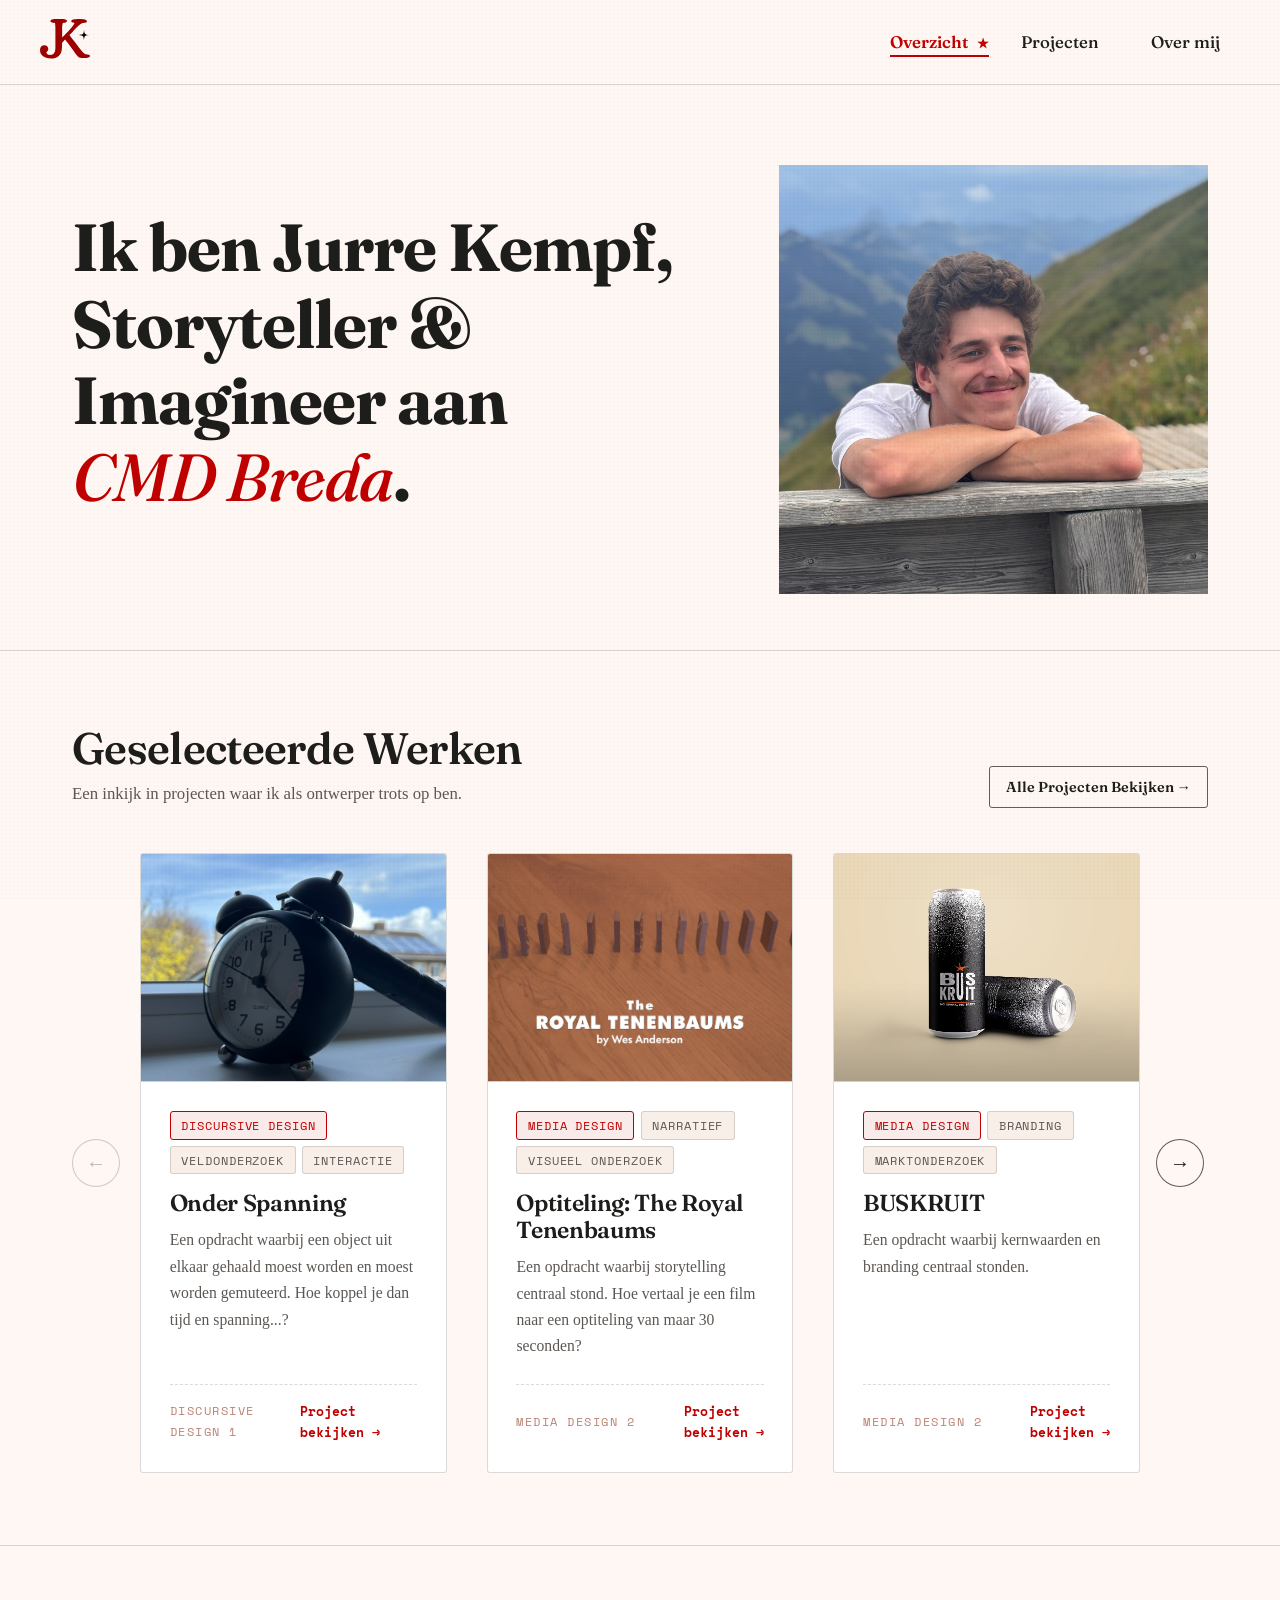
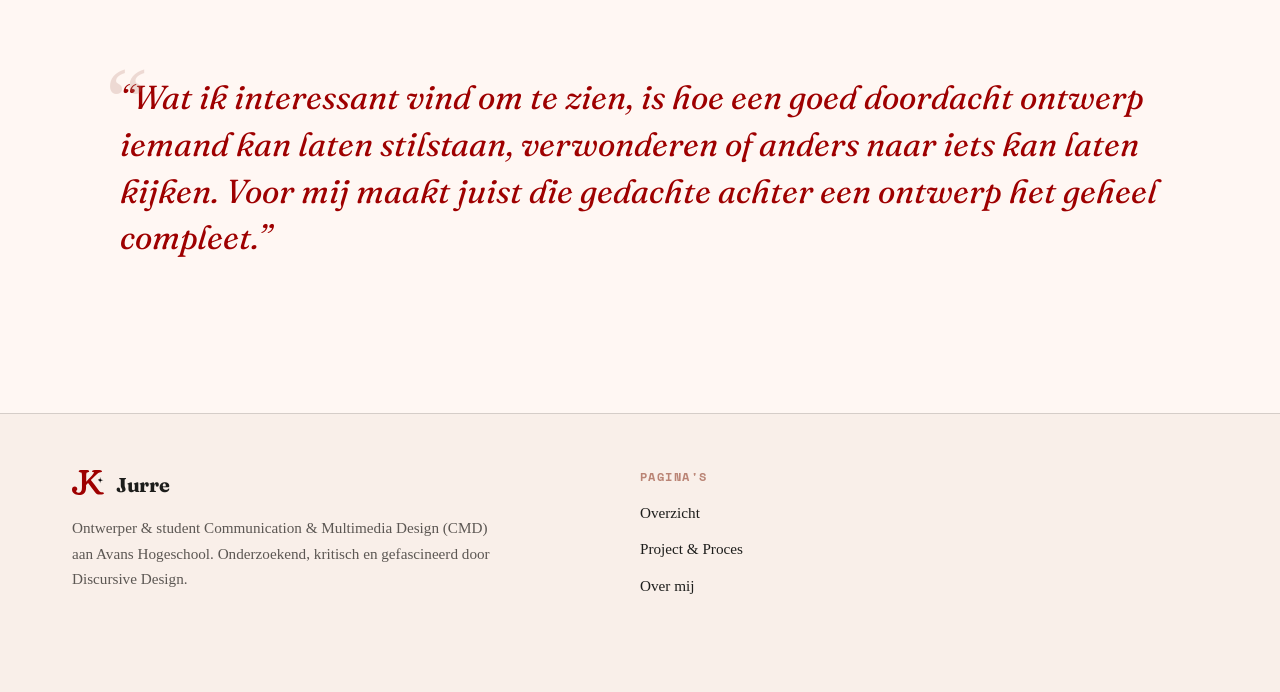
<file: index.html>
<!DOCTYPE html>
<html lang="nl">
<head>
  <meta charset="UTF-8">
  <meta name="viewport" content="width=device-width, initial-scale=1.0">
  <title>Portfolio van Jurre Kempf</title>
  <meta name="description" content="Portfolio van Jurre, student Communication &amp; Multimedia Design (CMD) aan Avans Hogeschool. Focus op Discursive Design, onderzoek en conceptontwikkeling.">
  <link rel="stylesheet" href="css/style.css">
  <link rel="icon" type="image/svg+xml" href="img/Logo.svg">
</head>
<body>

  <!-- Site Header -->
  <header class="site-header">
    <div class="container header-inner">
      <a href="index.html" class="logo-link" title="Jurre — Home">
        <img src="img/Logo.svg" alt="Jurre Monogram Logo" width="44" height="40">
      </a>

      <button class="menu-toggle" aria-expanded="false" aria-label="Menu openen">Menu</button>

      <nav class="main-nav" aria-label="Hoofdnavigatie">
        <ul class="nav-list">
          <li><a href="index.html" class="nav-link">Overzicht <span class="nav-star">★</span></a></li>
          <li><a href="werk.html" class="nav-link">Projecten <span class="nav-star">★</span></a></li>
          <li><a href="over-mij.html" class="nav-link">Over mij <span class="nav-star">★</span></a></li>
        </ul>
      </nav>
    </div>
  </header>

  <main>
    <!-- Hero Section -->
    <section class="hero">
  <div class="container">
    
    <div class="hero-layout">

      <div class="hero-content">
        <h1 class="hero-title">
          Ik ben Jurre Kempf, Storyteller &amp; Imagineer aan<br> <span class="highlight-red">CMD Breda</span>.
        </h1>

        <p class="hero-description">
        </p>

        <!-- <div class="hero-actions">
          <a href="werk.html" class="btn btn-primary">
            Bekijk mijn werken →
          </a>
          <a href="over-mij.html" class="btn btn-outline">
            Lees meer over mij
          </a>
        </div> -->
      </div>

      <div class="hero-image">
        <img src="img/Ontwerpersfoto.JPG" alt="Foto van Jurre">
      </div>

    </div>

  </div>
</section>

    <!-- Uitgelicht Werk / Projectenoverzicht -->
    <section class="section" id="werk">
      <div class="container">
        <div class="section-header">
          <div class="section-title-wrap">
            <h2 class="section-title">Geselecteerde Werken</h2>
            <p class="section-intro">Een inkijk in projecten waar ik als ontwerper trots op ben.</p>
          </div>
          <a href="werk.html" class="btn btn-outline" style="padding: 0.5rem 1rem; font-size: 0.9rem;">
            Alle Projecten Bekijken →
          </a>
        </div>


        <div class="projects-carousel">

  <button class="carousel-arrow carousel-prev" aria-label="Vorige projecten" type="button">
    ←
  </button>

  <div class="projects-window">
    <div class="projects-grid">

      <!-- Project 1 -->
      <article class="project-card">
        <div class="card-image-wrap">
          <a href="wekker.html">
            <img src="img/werken/Wekker.jpeg" alt="Onder Spanning" loading="lazy">
          </a>
        </div>

        <div class="card-content">
          <div class="card-tags">
            <span class="tag red">Discursive Design</span>
            <span class="tag">Veldonderzoek</span>
            <span class="tag">Interactie</span>
          </div>

          <h3 class="card-title">
            <a href="wekker.html">Onder Spanning</a>
          </h3>

          <p class="card-excerpt">
            Een opdracht waarbij een object uit elkaar gehaald moest worden en moest worden gemuteerd. Hoe koppel je dan tijd en spanning...?
          </p>

          <div class="card-footer">
            <span class="mono-meta" style="margin:0;">Discursive Design 1</span>
            <a href="wekker.html" class="card-link">Project bekijken →</a>
          </div>
        </div>
      </article>


      <!-- Project 2 -->
      <article class="project-card">
        <div class="card-image-wrap">
          <a href="optiteling.html">
            <img src="img/werken/Optiteling.jpg" alt="Optiteling The Royal Tenenbaums" loading="lazy">
          </a>
        </div>

        <div class="card-content">
          <div class="card-tags">
            <span class="tag red">Media Design</span>
            <span class="tag">Narratief</span>
            <span class="tag">Visueel onderzoek</span>
          </div>

          <h3 class="card-title">
            <a href="optiteling.html">Optiteling: The Royal Tenenbaums</a>
          </h3>

          <p class="card-excerpt">
            Een opdracht waarbij storytelling centraal stond. Hoe vertaal je een film naar een optiteling van maar 30 seconden?
          </p>

          <div class="card-footer">
            <span class="mono-meta" style="margin:0;">Media Design 2</span>
            <a href="optiteling.html" class="card-link">Project<br> bekijken →</a>
          </div>
        </div>
      </article>


      <!-- Project 3 -->
      <article class="project-card">
        <div class="card-image-wrap">
          <a href="buskruit.html">
            <img src="img/werken/Blikje mock-up.png" alt="BUSKRUIT" loading="lazy">
          </a>
        </div>

        <div class="card-content">
          <div class="card-tags">
            <span class="tag red">Media Design</span>
            <span class="tag">Branding</span>
            <span class="tag">Marktonderzoek</span>
          </div>

          <h3 class="card-title">
            <a href="buskruit.html">BUSKRUIT</a>
          </h3>

          <p class="card-excerpt">
            Een opdracht waarbij kernwaarden en branding centraal stonden.
          </p>

          <div class="card-footer">
            <span class="mono-meta" style="margin:0;">Media Design 2</span>
            <a href="buskruit.html" class="card-link">Project<br> bekijken →</a>
          </div>
        </div>
      </article>

      <article class="project-card">
        <div class="card-image-wrap">
          <a href="extrafazant.html">
            <img src="img/werken/Collectief5_presenteren2.jpeg" alt="Eindpresentatie Extrafazant" loading="lazy">
          </a>
        </div>

        <div class="card-content">
          <div class="card-tags">
            <span class="tag red">Collectief</span>
            <span class="tag">Campagne</span>
            <span class="tag">Verdieping</span>
          </div>

          <h3 class="card-title">
            <a href="extrafazant.html">Extrafazant</a>
          </h3>

          <p class="card-excerpt">
            Een opdracht waarbij een campagne ontwikkeld moest worden voor Veilig Thuis.
          </p>

          <div class="card-footer">
            <span class="mono-meta" style="margin:0;">Collectief 5</span>
            <a href="extrafazant.html" class="card-link">Project<br> bekijken →</a>
          </div>
        </div>
      </article>
    </div>
  </div>

  <button class="carousel-arrow carousel-next" aria-label="Volgende projecten" type="button">
    →
  </button>

</div>
      </div>
    </section>

    <!-- Discursive Quote Banner -->
    <section class="container">
      <div class="quote-banner">
        <blockquote>
          “Wat ik interessant vind om te zien, is hoe een goed doordacht ontwerp iemand kan laten stilstaan, verwonderen of anders naar iets kan laten kijken. Voor mij maakt juist die gedachte achter een ontwerp het geheel compleet.”
        </blockquote>
      </div>
    </section>
  </main>

  <!-- Site Footer -->
  <footer class="site-footer">
    <div class="container">
      <div class="footer-grid">
        <div class="footer-brand">
          <div style="display:flex; align-items:center; gap:0.75rem; margin-bottom:1rem;">
            <img src="img/Logo.svg" alt="Logo" width="32" height="30">
            <span class="font-display" style="font-size:1.25rem; font-weight:700;">Jurre</span>
          </div>
          <p>
            Ontwerper &amp; student Communication &amp; Multimedia Design (CMD) aan Avans Hogeschool. Onderzoekend, kritisch en gefascineerd door Discursive Design.
          </p>
        </div>

        <div>
          <h4 class="footer-nav-title">Pagina's</h4>
          <ul class="footer-links">
            <li><a href="index.html">Overzicht</a></li>
            <li><a href="werk.html">Project &amp; Proces</a></li>
            <li><a href="over-mij.html">Over mij</a></li>
          </ul>
        </div>
      </div>
    </div>
  </footer>

  <script src="js/main.js"></script>
</body>
</html>
</file>
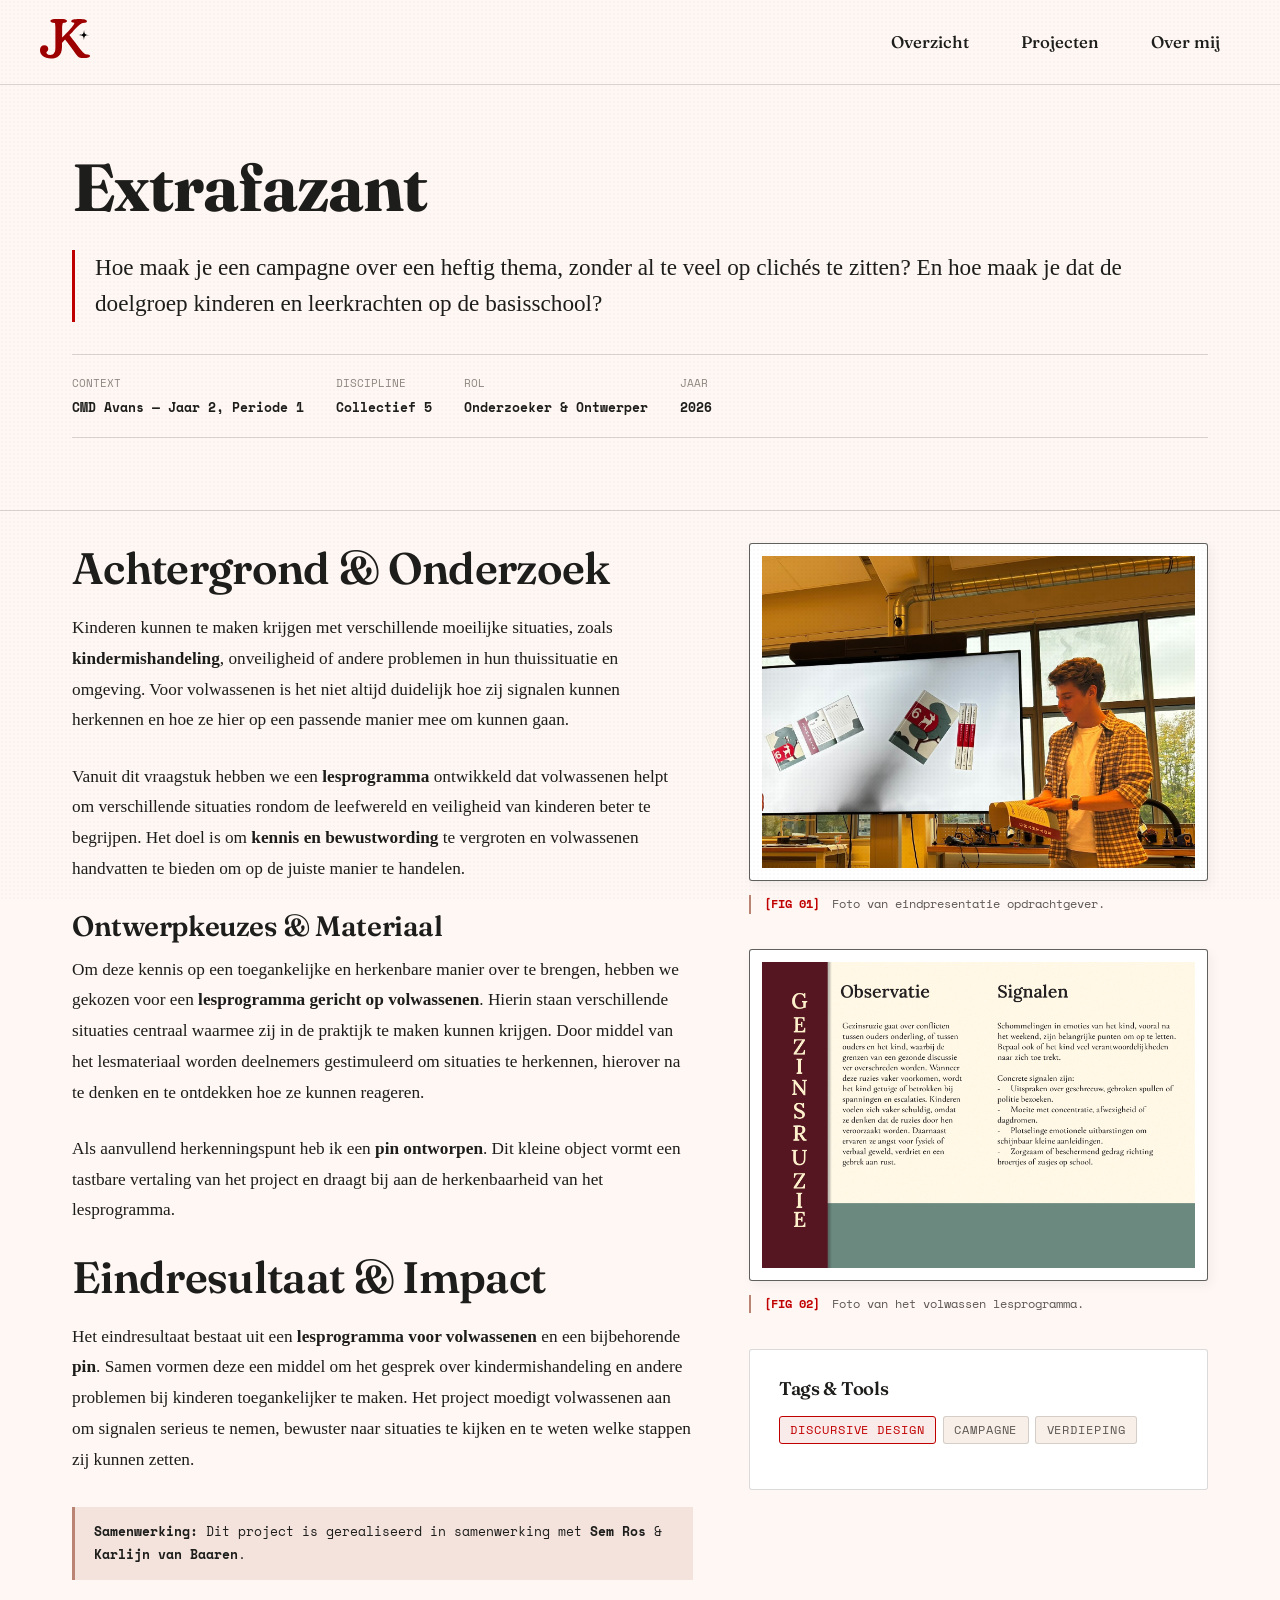
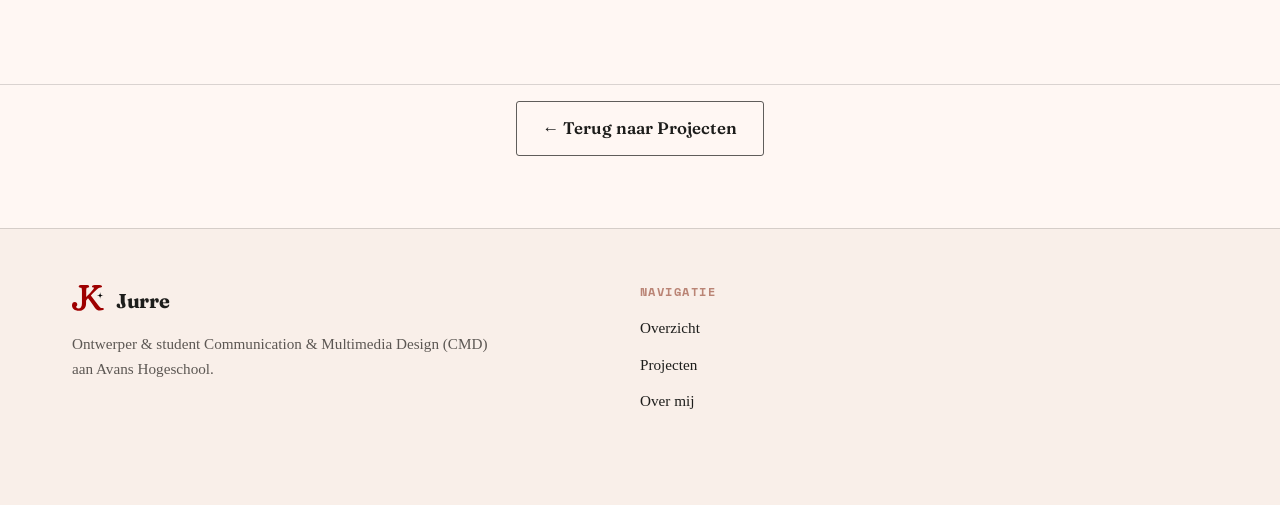
<file: extrafazant.html>
<!DOCTYPE html>
<html lang="nl">

<head>
  <meta charset="UTF-8">
  <meta name="viewport" content="width=device-width, initial-scale=1.0">
  <title>Extrafazant</title>
  <meta name="description" content="Onder Spanning door Jurre Kempf.">
  <link rel="stylesheet" href="css/style.css">
  <link rel="icon" type="image/svg+xml" href="img/Logo.svg">
</head>

<body>

  <!-- Site Header -->
  <header class="site-header">
    <div class="container header-inner">
      <a href="index.html" class="logo-link" title="Jurre — Home">
        <img src="img/Logo.svg" alt="Jurre Monogram Logo" width="44" height="40">
      </a>

      <button class="menu-toggle" aria-expanded="false" aria-label="Menu openen">Menu</button>

      <nav class="main-nav" aria-label="Hoofdnavigatie">
        <ul class="nav-list">
          <li><a href="index.html" class="nav-link">Overzicht <span class="nav-star">★</span></a></li>
          <li><a href="werk.html" class="nav-link active">Projecten <span class="nav-star">★</span></a></li>
          <li><a href="over-mij.html" class="nav-link">Over mij <span class="nav-star">★</span></a></li>
        </ul>
      </nav>
    </div>
  </header>

  <main>
    <!-- Project Header / Hero -->
    <section class="case-study-hero">
      <div class="container">
        <h1>Extrafazant</h1>

        <p class="lead">
          Hoe maak je een campagne over een heftig thema, zonder al te veel op clichés te zitten? En hoe maak je dat de doelgroep kinderen en leerkrachten op de basisschool?
        </p>

        <!-- Project Metadata Balk -->
        <div class="case-metadata-bar">
          <div class="meta-item">
            <span class="meta-label">Context</span>
            <span class="meta-value">CMD Avans — Jaar 2, Periode 1</span>
          </div>
          <div class="meta-item">
            <span class="meta-label">Discipline</span>
            <span class="meta-value">Collectief 5</span>
          </div>
          <div class="meta-item">
            <span class="meta-label">Rol</span>
            <span class="meta-value">Onderzoeker &amp; Ontwerper</span>
          </div>
          <div class="meta-item">
            <span class="meta-label">Jaar</span>
            <span class="meta-value">2026</span>
          </div>
        </div>
      </div>
    </section>

    <!-- Project Inhoud & Afbeeldingen -->
    <section class="section" style="padding-top: 2rem;">
      <div class="container">
        <div class="bio-layout">

          <!-- Linkerkolom: Uitgebreide tekst / Verslag -->
          <div class="bio-main-text">
            <h2>Achtergrond &amp; Onderzoek</h2>
            <p>
              Kinderen kunnen te maken krijgen met verschillende moeilijke situaties, zoals
              <strong>kindermishandeling</strong>, onveiligheid of andere problemen in hun
              thuissituatie en omgeving. Voor volwassenen is het niet altijd duidelijk hoe
              zij signalen kunnen herkennen en hoe ze hier op een passende manier mee om
              kunnen gaan.
            </p>

            <p>
              Vanuit dit vraagstuk hebben we een <strong>lesprogramma</strong> ontwikkeld
              dat volwassenen helpt om verschillende situaties rondom de leefwereld en
              veiligheid van kinderen beter te begrijpen. Het doel is om
              <strong>kennis en bewustwording</strong> te vergroten en volwassenen
              handvatten te bieden om op de juiste manier te handelen.
            </p>


            <h3>Ontwerpkeuzes &amp; Materiaal</h3>
            <p>
              Om deze kennis op een toegankelijke en herkenbare manier over te brengen,
              hebben we gekozen voor een <strong>lesprogramma gericht op volwassenen</strong>.
              Hierin staan verschillende situaties centraal waarmee zij in de praktijk
              te maken kunnen krijgen. Door middel van het lesmateriaal worden deelnemers
              gestimuleerd om situaties te herkennen, hierover na te denken en te ontdekken
              hoe ze kunnen reageren.
            </p>
            <p>
              Als aanvullend herkenningspunt heb ik een <strong>pin ontworpen</strong>.
              Dit kleine object vormt een tastbare vertaling van het project en draagt
              bij aan de herkenbaarheid van het lesprogramma.
            </p>

            <h2>Eindresultaat &amp; Impact</h2>
            <p>
              Het eindresultaat bestaat uit een <strong>lesprogramma voor volwassenen</strong>
              en een bijbehorende <strong>pin</strong>. Samen vormen deze een middel om het
              gesprek over kindermishandeling en andere problemen bij kinderen toegankelijker
              te maken. Het project moedigt volwassenen aan om signalen serieus te nemen,
              bewuster naar situaties te kijken en te weten welke stappen zij kunnen zetten.
            </p>

            <div class="step-takeaway" style="margin: 2rem 0;">
              <strong>Samenwerking:</strong> Dit project is gerealiseerd in samenwerking met <strong>Sem Ros</strong> &amp; <strong>Karlijn van Baaren</strong>.
            </div>
          </div>

          <!-- Rechterkolom: Afbeeldingen / Visuals & Metadata Sidebar -->
          <aside class="bio-sidebar">
            <figure class="editorial-figure" style="margin-top:0;">
              <div class="figure-frame">
                <!-- Vervang img/placeholder-2.svg door je eigen afbeelding -->
                <img src="img/werken/Collectief5_presenteren.jpeg" alt="Project presenteren" loading="lazy">
              </div>
              <figcaption class="editorial-caption">
                <span class="caption-num">[FIG 01]</span>
                <span>Foto van eindpresentatie opdrachtgever.</span>
              </figcaption>
            </figure>

            <figure class="editorial-figure" style="margin-top:0;">
              <div class="figure-frame">
                <!-- Vervang img/placeholder-2.svg door je eigen afbeelding -->
                <img src="img/werken/Volwassen_Lesprogramma.png" alt="Volwassen Lesprogramma" loading="lazy">
              </div>
              <figcaption class="editorial-caption">
                <span class="caption-num">[FIG 02]</span>
                <span>Foto van het volwassen lesprogramma.</span>
              </figcaption>
            </figure>

            <div class="sidebar-box">
              <h4>Tags &amp; Tools</h4>
              <div class="card-tags" style="margin-top: 0.5rem;">
                <span class="tag red">Discursive Design</span>
                <span class="tag">Campagne</span>
                <span class="tag">Verdieping</span>
              </div>
            </div>
          </aside>

        </div>
      </div>
    </section>

    <!-- Terug naar overzicht knop -->
    <section class="section" style="border-bottom:none; padding-top: 1rem;">
      <div class="container" style="text-align: center;">
        <a href="werk.html" class="btn btn-outline">← Terug naar Projecten</a>
      </div>
    </section>
  </main>

  <!-- Site Footer -->
  <footer class="site-footer">
    <div class="container">
      <div class="footer-grid">
        <div class="footer-brand">
          <div style="display:flex; align-items:center; gap:0.75rem; margin-bottom:1rem;">
            <img src="img/Logo.svg" alt="Logo" width="32" height="30">
            <span class="font-display" style="font-size:1.25rem; font-weight:700;">Jurre</span>
          </div>
          <p>
            Ontwerper &amp; student Communication &amp; Multimedia Design (CMD) aan Avans Hogeschool.
          </p>
        </div>

        <div>
          <h4 class="footer-nav-title">Navigatie</h4>
          <ul class="footer-links">
            <li><a href="index.html">Overzicht</a></li>
            <li><a href="werk.html">Projecten</a></li>
            <li><a href="over-mij.html">Over mij</a></li>
          </ul>
        </div>
      </div>
    </div>
  </footer>

  <script src="js/main.js"></script>
</body>

</html>
</file>
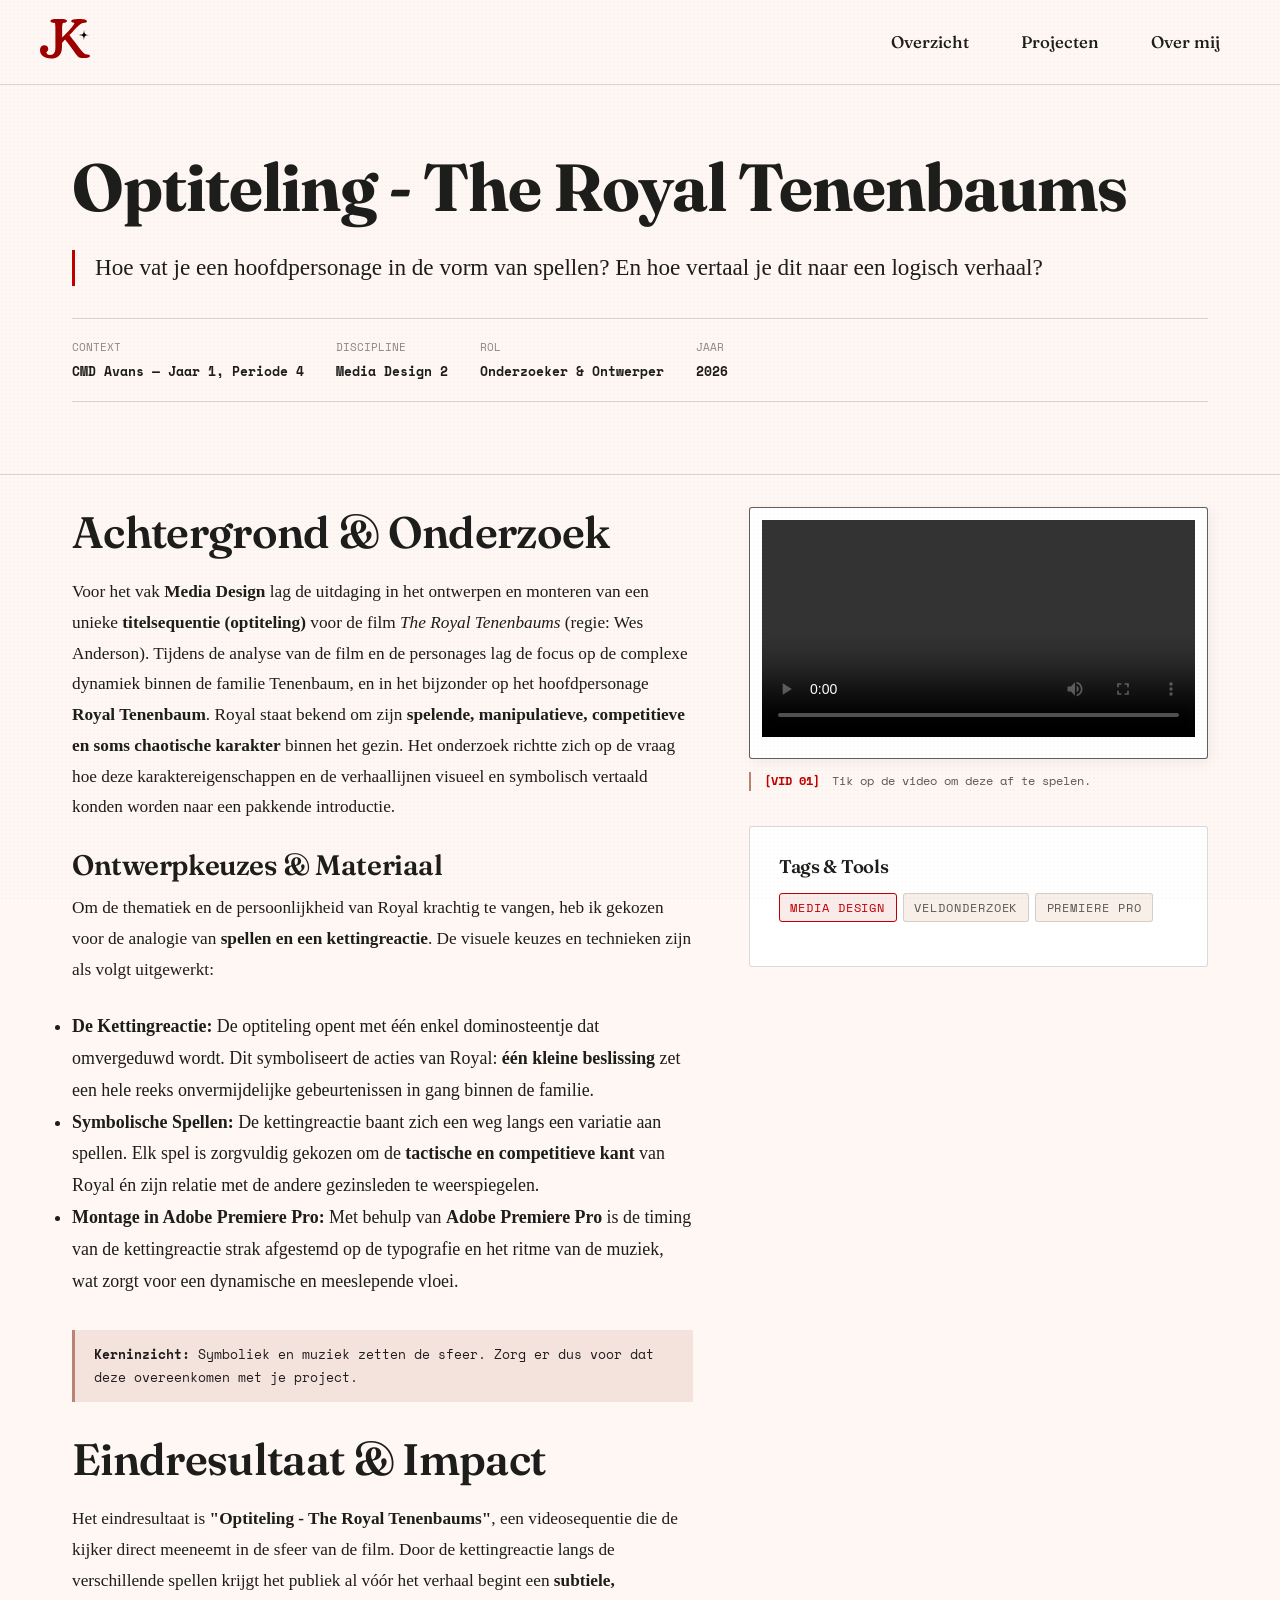
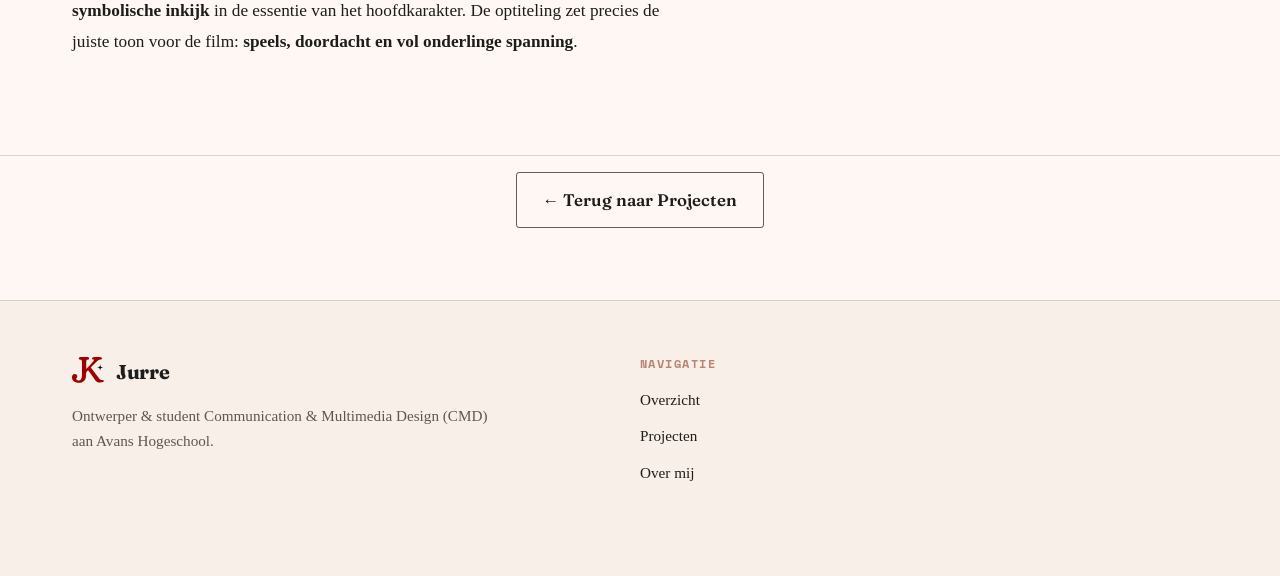
<file: optiteling.html>
<!DOCTYPE html>
<html lang="nl">

<head>
  <meta charset="UTF-8">
  <meta name="viewport" content="width=device-width, initial-scale=1.0">
  <title>Optiteling - The Royal Tenenbaums</title>
  <meta name="description" content="Onder Spanning door Jurre Kempf.">
  <link rel="stylesheet" href="css/style.css">
  <link rel="icon" type="image/svg+xml" href="img/Logo.svg">
</head>

<body>

  <!-- Site Header -->
  <header class="site-header">
    <div class="container header-inner">
      <a href="index.html" class="logo-link" title="Jurre — Home">
        <img src="img/Logo.svg" alt="Jurre Monogram Logo" width="44" height="40">
      </a>

      <button class="menu-toggle" aria-expanded="false" aria-label="Menu openen">Menu</button>

      <nav class="main-nav" aria-label="Hoofdnavigatie">
        <ul class="nav-list">
          <li><a href="index.html" class="nav-link">Overzicht <span class="nav-star">★</span></a></li>
          <li><a href="werk.html" class="nav-link active">Projecten <span class="nav-star">★</span></a></li>
          <li><a href="over-mij.html" class="nav-link">Over mij <span class="nav-star">★</span></a></li>
        </ul>
      </nav>
    </div>
  </header>

  <main>
    <!-- Project Header / Hero -->
    <section class="case-study-hero">
      <div class="container">
        <h1>Optiteling - The Royal Tenenbaums</h1>

        <p class="lead">
          Hoe vat je een hoofdpersonage in de vorm van spellen? En hoe vertaal je dit naar een logisch verhaal? </p>

        <!-- Project Metadata Balk -->
        <div class="case-metadata-bar">
          <div class="meta-item">
            <span class="meta-label">Context</span>
            <span class="meta-value">CMD Avans — Jaar 1, Periode 4</span>
          </div>
          <div class="meta-item">
            <span class="meta-label">Discipline</span>
            <span class="meta-value">Media Design 2</span>
          </div>
          <div class="meta-item">
            <span class="meta-label">Rol</span>
            <span class="meta-value">Onderzoeker &amp; Ontwerper</span>
          </div>
          <div class="meta-item">
            <span class="meta-label">Jaar</span>
            <span class="meta-value">2026</span>
          </div>
        </div>
      </div>
    </section>

    <!-- Project Inhoud & Afbeeldingen -->
    <section class="section" style="padding-top: 2rem;">
      <div class="container">
        <div class="bio-layout">

          <!-- Linkerkolom: Uitgebreide tekst / Verslag -->
          <div class="bio-main-text">
            <h2>Achtergrond &amp; Onderzoek</h2>
            <p>
              Voor het vak <strong>Media Design</strong> lag de uitdaging in het ontwerpen en monteren van een unieke
              <strong>titelsequentie (optiteling)</strong> voor de film <em>The Royal Tenenbaums</em> (regie: Wes
              Anderson). Tijdens de analyse van de film en de personages lag de focus op de complexe dynamiek binnen de
              familie Tenenbaum, en in het bijzonder op het hoofdpersonage <strong>Royal Tenenbaum</strong>.
              Royal staat bekend om zijn <strong>spelende, manipulatieve, competitieve en soms chaotische
                karakter</strong> binnen het gezin. Het onderzoek richtte zich op de vraag hoe deze
              karaktereigenschappen en de verhaallijnen visueel en symbolisch vertaald konden worden naar een pakkende
              introductie.
            </p>

            <h3>Ontwerpkeuzes &amp; Materiaal</h3>
            <p>
              Om de thematiek en de persoonlijkheid van Royal krachtig te vangen, heb ik gekozen voor de analogie van
              <strong>spellen en een kettingreactie</strong>. De visuele keuzes en technieken zijn als volgt uitgewerkt:
            </p>
            <ul>
              <li>
                <strong>De Kettingreactie:</strong> De optiteling opent met één enkel dominosteentje dat omvergeduwd
                wordt. Dit symboliseert de acties van Royal: <strong>één kleine beslissing</strong> zet een hele reeks
                onvermijdelijke gebeurtenissen in gang binnen de familie.
              </li>
              <li>
                <strong>Symbolische Spellen:</strong> De kettingreactie baant zich een weg langs een variatie aan
                spellen. Elk spel is zorgvuldig gekozen om de <strong>tactische en competitieve kant</strong> van Royal
                én zijn relatie met de andere gezinsleden te weerspiegelen.
              </li>
              <li>
                <strong>Montage in Adobe Premiere Pro:</strong> Met behulp van <strong>Adobe Premiere Pro</strong> is de
                timing van de kettingreactie strak afgestemd op de typografie en het ritme van de muziek, wat
                zorgt voor een dynamische en meeslepende vloei.
              </li>
            </ul>
            </p>

            <div class="step-takeaway" style="margin: 2rem 0;">
              <strong>Kerninzicht:</strong> Symboliek en muziek zetten de sfeer. Zorg er dus voor dat deze overeenkomen
              met je project.
            </div>

            <h2>Eindresultaat &amp; Impact</h2>
            <p>

              Het eindresultaat is <strong>"Optiteling - The Royal Tenenbaums"</strong>, een videosequentie die de
              kijker direct meeneemt in de sfeer van de film.

              Door de kettingreactie langs de verschillende spellen krijgt het publiek al vóór het verhaal begint een
              <strong>subtiele, symbolische inkijk</strong> in de essentie van het hoofdkarakter. De optiteling zet
              precies de juiste toon voor de film: <strong>speels, doordacht en vol onderlinge spanning</strong>.
            </p>
            </p>
          </div>

          <!-- Rechterkolom: Afbeeldingen / Visuals & Metadata Sidebar -->
          <aside class="bio-sidebar">
            <figure class="editorial-figure" style="margin-top:0;">
              <div class="figure-frame">
                <video controls width="100%">
                  <source src="./img/werken/Optiteling_TRT.mp4" type="video/mp4" />
                </video>
              </div>
              <figcaption class="editorial-caption">
                <span class="caption-num">[VID 01]</span>
                <span>Tik op de video om deze af te spelen.</span>
              </figcaption>
            </figure>

            <div class="sidebar-box">
              <h4>Tags &amp; Tools</h4>
              <div class="card-tags" style="margin-top: 0.5rem;">
                <span class="tag red">Media Design</span>
                <span class="tag">Veldonderzoek</span>
                <span class="tag">Premiere Pro</span>
              </div>
            </div>
          </aside>

        </div>
      </div>
    </section>

    <!-- Terug naar overzicht knop -->
    <section class="section" style="border-bottom:none; padding-top: 1rem;">
      <div class="container" style="text-align: center;">
        <a href="werk.html" class="btn btn-outline">← Terug naar Projecten</a>
      </div>
    </section>
  </main>

  <!-- Site Footer -->
  <footer class="site-footer">
    <div class="container">
      <div class="footer-grid">
        <div class="footer-brand">
          <div style="display:flex; align-items:center; gap:0.75rem; margin-bottom:1rem;">
            <img src="img/Logo.svg" alt="Logo" width="32" height="30">
            <span class="font-display" style="font-size:1.25rem; font-weight:700;">Jurre</span>
          </div>
          <p>
            Ontwerper &amp; student Communication &amp; Multimedia Design (CMD) aan Avans Hogeschool.
          </p>
        </div>

        <div>
          <h4 class="footer-nav-title">Navigatie</h4>
          <ul class="footer-links">
            <li><a href="index.html">Overzicht</a></li>
            <li><a href="werk.html">Projecten</a></li>
            <li><a href="over-mij.html">Over mij</a></li>
          </ul>
        </div>
      </div>
    </div>
  </footer>

  <script src="js/main.js"></script>
</body>

</html>
</file>
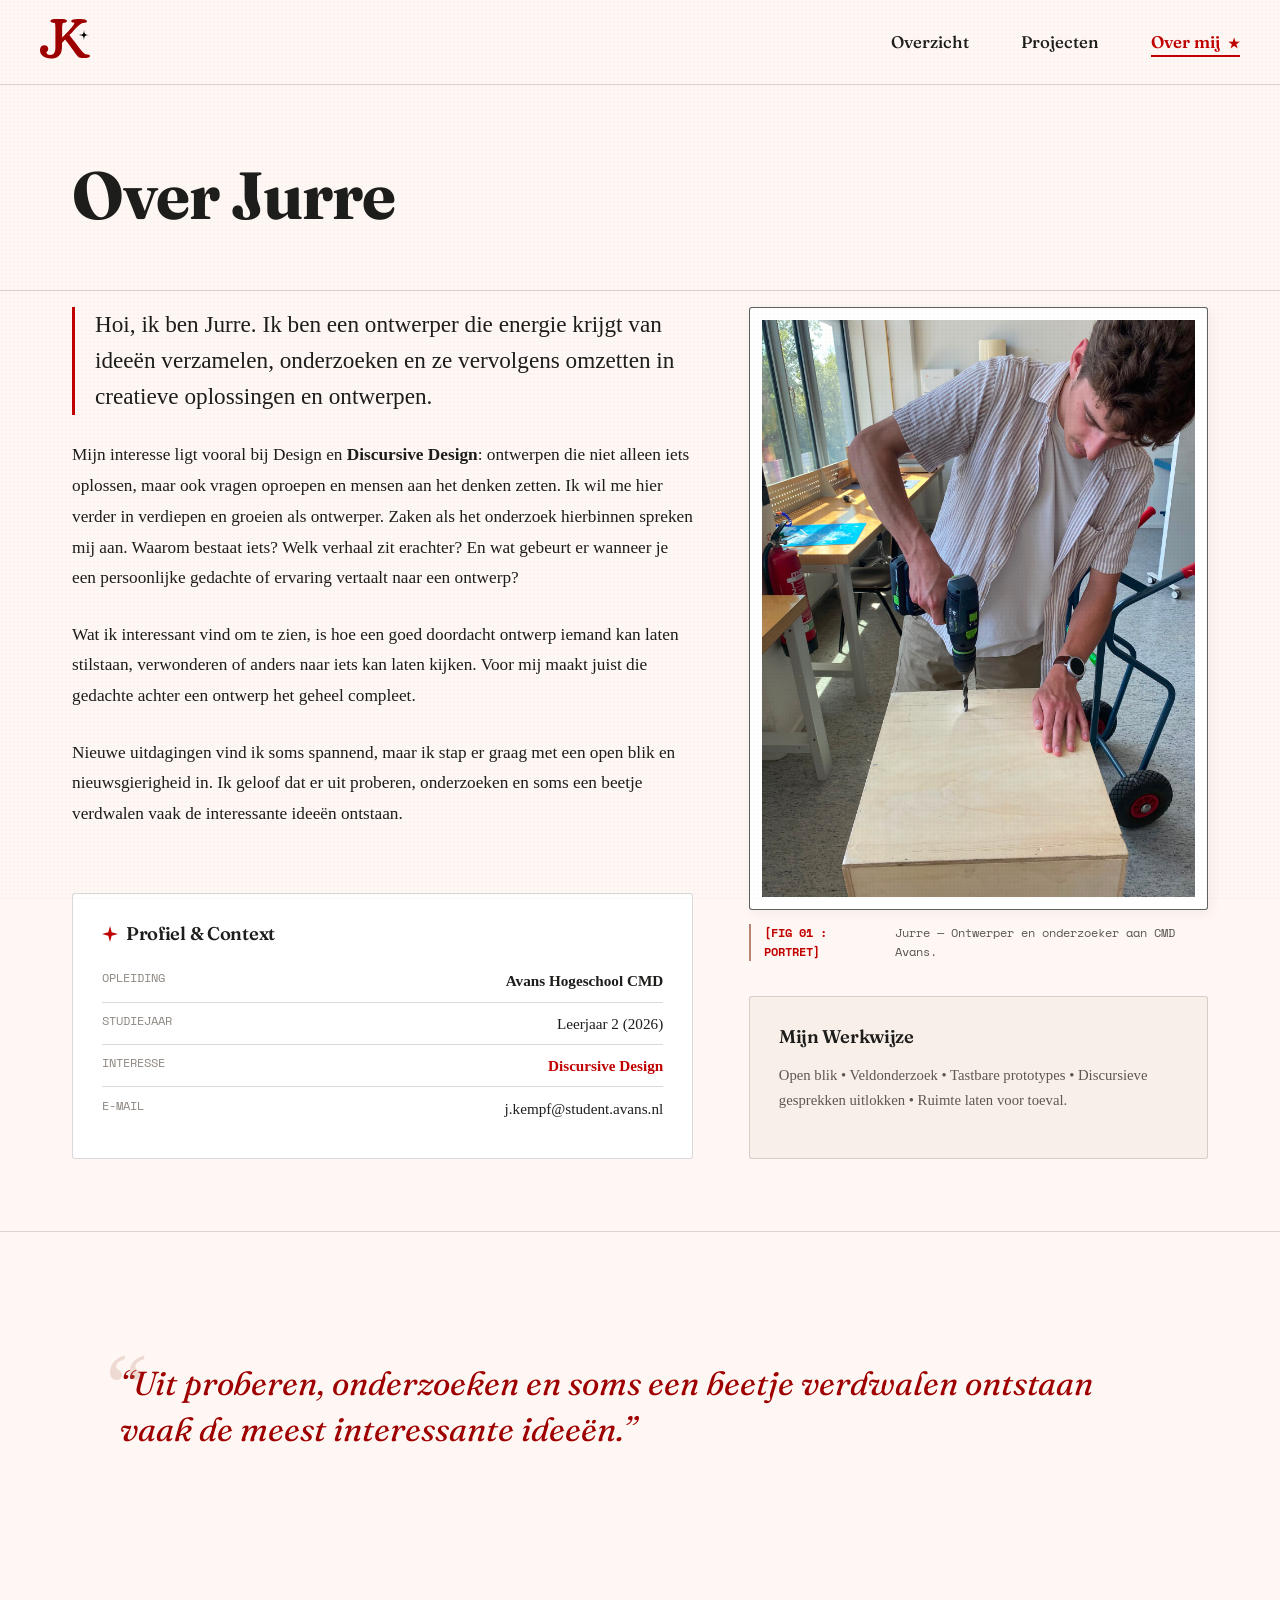
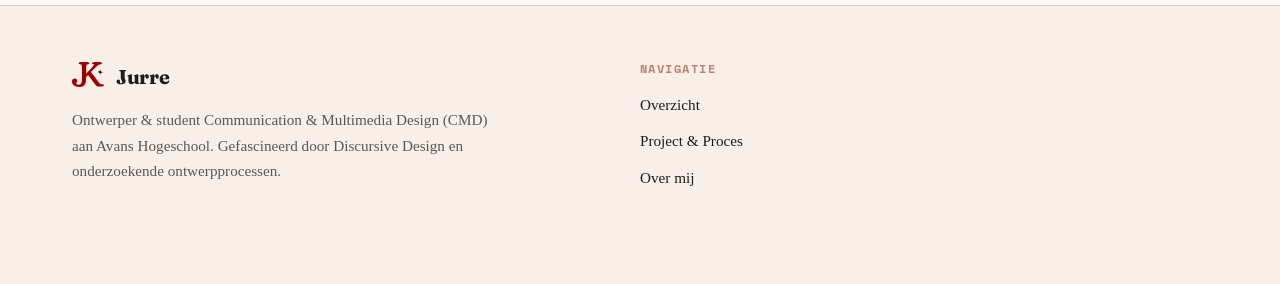
<file: over-mij.html>
<!DOCTYPE html>
<html lang="nl">
<head>
  <meta charset="UTF-8">
  <meta name="viewport" content="width=device-width, initial-scale=1.0">
  <title>Over Mij</title>
  <meta name="description" content="Persoonlijke pagina en ontwerphouding van Jurre. Onderzoek naar Discursive Design, conceptontwikkeling en betekenisgeving binnen CMD Avans.">
  <link rel="stylesheet" href="css/style.css">
  <link rel="icon" type="image/svg+xml" href="img/Logo.svg" fill="">
</head>
<body class="page-over-mij">

  <!-- Site Header -->
  <header class="site-header">
    <div class="container header-inner">
      <a href="index.html" class="logo-link" title="Jurre — Home">
        <img src="img/Logo.svg" alt="Jurre Monogram Logo" width="44" height="40">
      </a>

      <button class="menu-toggle" aria-expanded="false" aria-label="Menu openen">Menu</button>

      <nav class="main-nav" aria-label="Hoofdnavigatie">
        <ul class="nav-list">
          <li><a href="index.html" class="nav-link">Overzicht <span class="nav-star">★</span></a></li>
          <li><a href="werk.html" class="nav-link">Projecten <span class="nav-star">★</span></a></li>
          <li><a href="over-mij.html" class="nav-link active">Over mij <span class="nav-star">★</span></a></li>
        </ul>
      </nav>
    </div>
  </header>

  <main>
    <!-- Pagina Introductie -->
    <section class="section" style="padding-bottom: 2rem;">
      <div class="container">
        <h1>Over Jurre</h1>
      </div>
    </section>

    <!-- Bio Sectie: Jurre's letterlijke tekst & Portret/Atelier visual -->
    <section class="section" style="padding-top: 1rem;">
      <div class="container">
        <div class="bio-layout">
          <!-- Tekstkolom met letterlijke bio -->
          <div class="bio-main-text">
            <p class="lead">
              Hoi, ik ben Jurre. Ik ben een ontwerper die energie krijgt van ideeën verzamelen, onderzoeken en ze vervolgens omzetten in creatieve oplossingen en ontwerpen.
            </p>

            <p>
              Mijn interesse ligt vooral bij Design en <strong>Discursive Design</strong>: ontwerpen die niet alleen iets oplossen, maar ook vragen oproepen en mensen aan het denken zetten. Ik wil me hier verder in verdiepen en groeien als ontwerper. Zaken als het onderzoek hierbinnen spreken mij aan. Waarom bestaat iets? Welk verhaal zit erachter? En wat gebeurt er wanneer je een persoonlijke gedachte of ervaring vertaalt naar een ontwerp?
            </p>

            <p>
              Wat ik interessant vind om te zien, is hoe een goed doordacht ontwerp iemand kan laten stilstaan, verwonderen of anders naar iets kan laten kijken. Voor mij maakt juist die gedachte achter een ontwerp het geheel compleet.
            </p>

            <p>
              Nieuwe uitdagingen vind ik soms spannend, maar ik stap er graag met een open blik en nieuwsgierigheid in. Ik geloof dat er uit proberen, onderzoeken en soms een beetje verdwalen vaak de interessante ideeën ontstaan.
            </p>

            <div class="sidebar-box">
              <h4>
                <svg class="sparkle-icon" viewBox="0 0 24 24" style="color:var(--red); width:16px; height:16px; fill:currentColor;"><path d="M12 0L14.5 9.5L24 12L14.5 14.5L12 24L9.5 14.5L0 12L9.5 9.5L12 0Z"/></svg>
                Profiel &amp; Context
              </h4>
              <ul class="sidebar-list">
                <li>
                  <span class="label">Opleiding</span>
                  <strong>Avans Hogeschool CMD</strong>
                </li>
                <li>
                  <span class="label">Studiejaar</span>
                  <span>Leerjaar 2 (2026)</span>
                </li>
                <li>
                  <span class="label">Interesse</span>
                  <span style="color:var(--red); font-weight:600;">Discursive Design</span>
                </li>
                <li>
                  <span class="label">E-mail</span>
                  <span>j.kempf@student.avans.nl</span>
                </li>
              </ul>
            </div>
          
          </div>

          <!-- Zijbalk met Foto Frame & Metadata -->
          <aside class="bio-sidebar">
            <figure class="editorial-figure" style="margin-top:0;">
              <div class="figure-frame">
                <!-- VERVANG DEZE AFBEELDING DOOR JE EIGEN PORTRET/ATELIER FOTO: img/portret.jpg -->
                <img src="img/Zagen.jpeg" alt="Portret placeholder van Jurre in atelier" loading="lazy">
              </div>
              <figcaption class="editorial-caption">
                <span class="caption-num">[FIG 01 : PORTRET]</span>
                <span>Jurre — Ontwerper en onderzoeker aan CMD Avans.</span>
              </figcaption>
            </figure>

            

            <div class="sidebar-box" style="background-color: var(--bg-subtle);">
              <h4>Mijn Werkwijze</h4>
              <p style="font-size:0.92rem; color:var(--ink-muted); margin-bottom:1rem;">
                Open blik • Veldonderzoek • Tastbare prototypes • Discursieve gesprekken uitlokken • Ruimte laten voor toeval.
              </p>
            </div>
          </aside>
        </div>

      </div>
    </section>

    <!-- Uitspraak / Filosofie banner -->
    <section class="container">
      <div class="quote-banner">
        <blockquote>
          “Uit proberen, onderzoeken en soms een beetje verdwalen ontstaan vaak de meest interessante ideeën.”
        </blockquote>
      </div>
    </section>
  </main>

  <!-- Site Footer -->
  <footer class="site-footer">
    <div class="container">
      <div class="footer-grid">
        <div class="footer-brand">
          <div style="display:flex; align-items:center; gap:0.75rem; margin-bottom:1rem;">
            <img src="img/Logo.svg" alt="Logo" width="32" height="30">
            <span class="font-display" style="font-size:1.25rem; font-weight:700;">Jurre</span>
          </div>
          <p>
            Ontwerper &amp; student Communication &amp; Multimedia Design (CMD) aan Avans Hogeschool. Gefascineerd door Discursive Design en onderzoekende ontwerpprocessen.
          </p>
        </div>

        <div>
          <h4 class="footer-nav-title">Navigatie</h4>
          <ul class="footer-links">
            <li><a href="index.html">Overzicht</a></li>
            <li><a href="werk.html">Project &amp; Proces</a></li>
            <li><a href="over-mij.html">Over mij</a></li>
          </ul>
        </div>
    </div>
  </footer>

  <script src="js/main.js"></script>
</body>
</html>
</file>
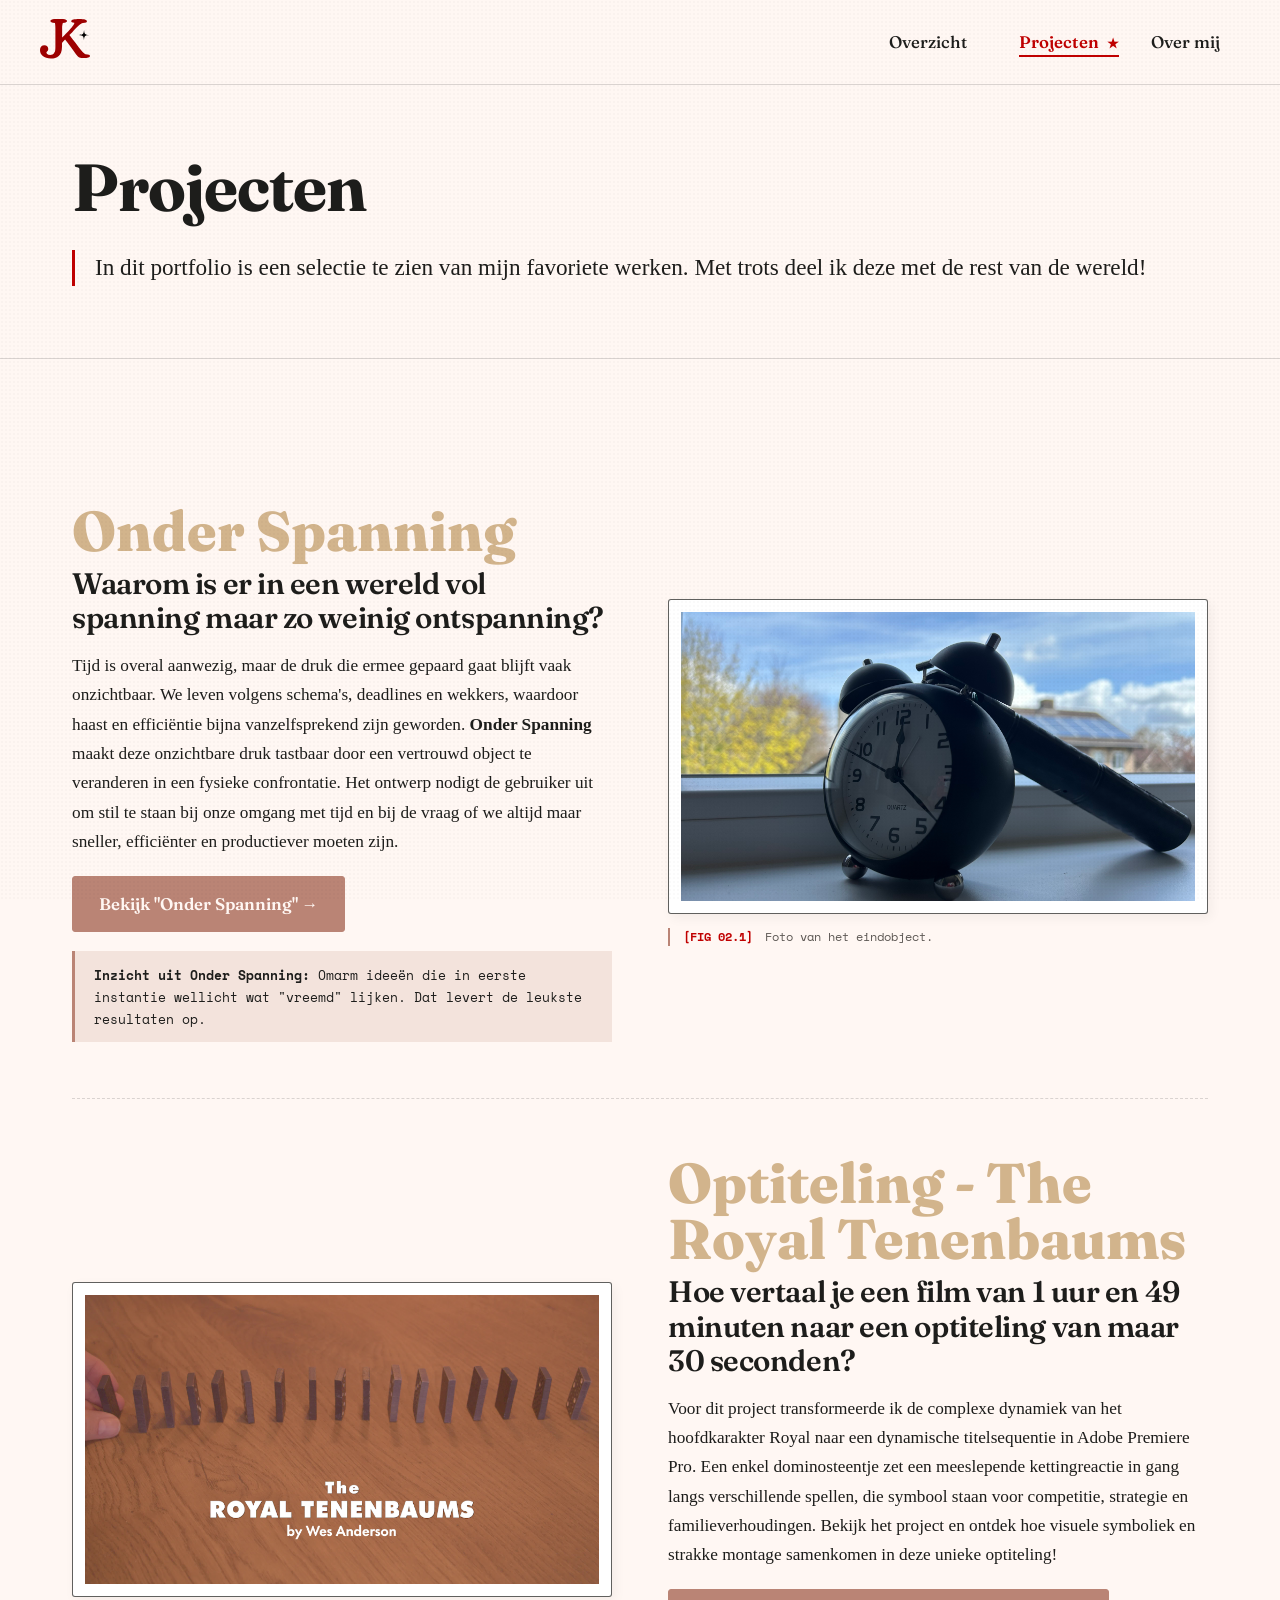
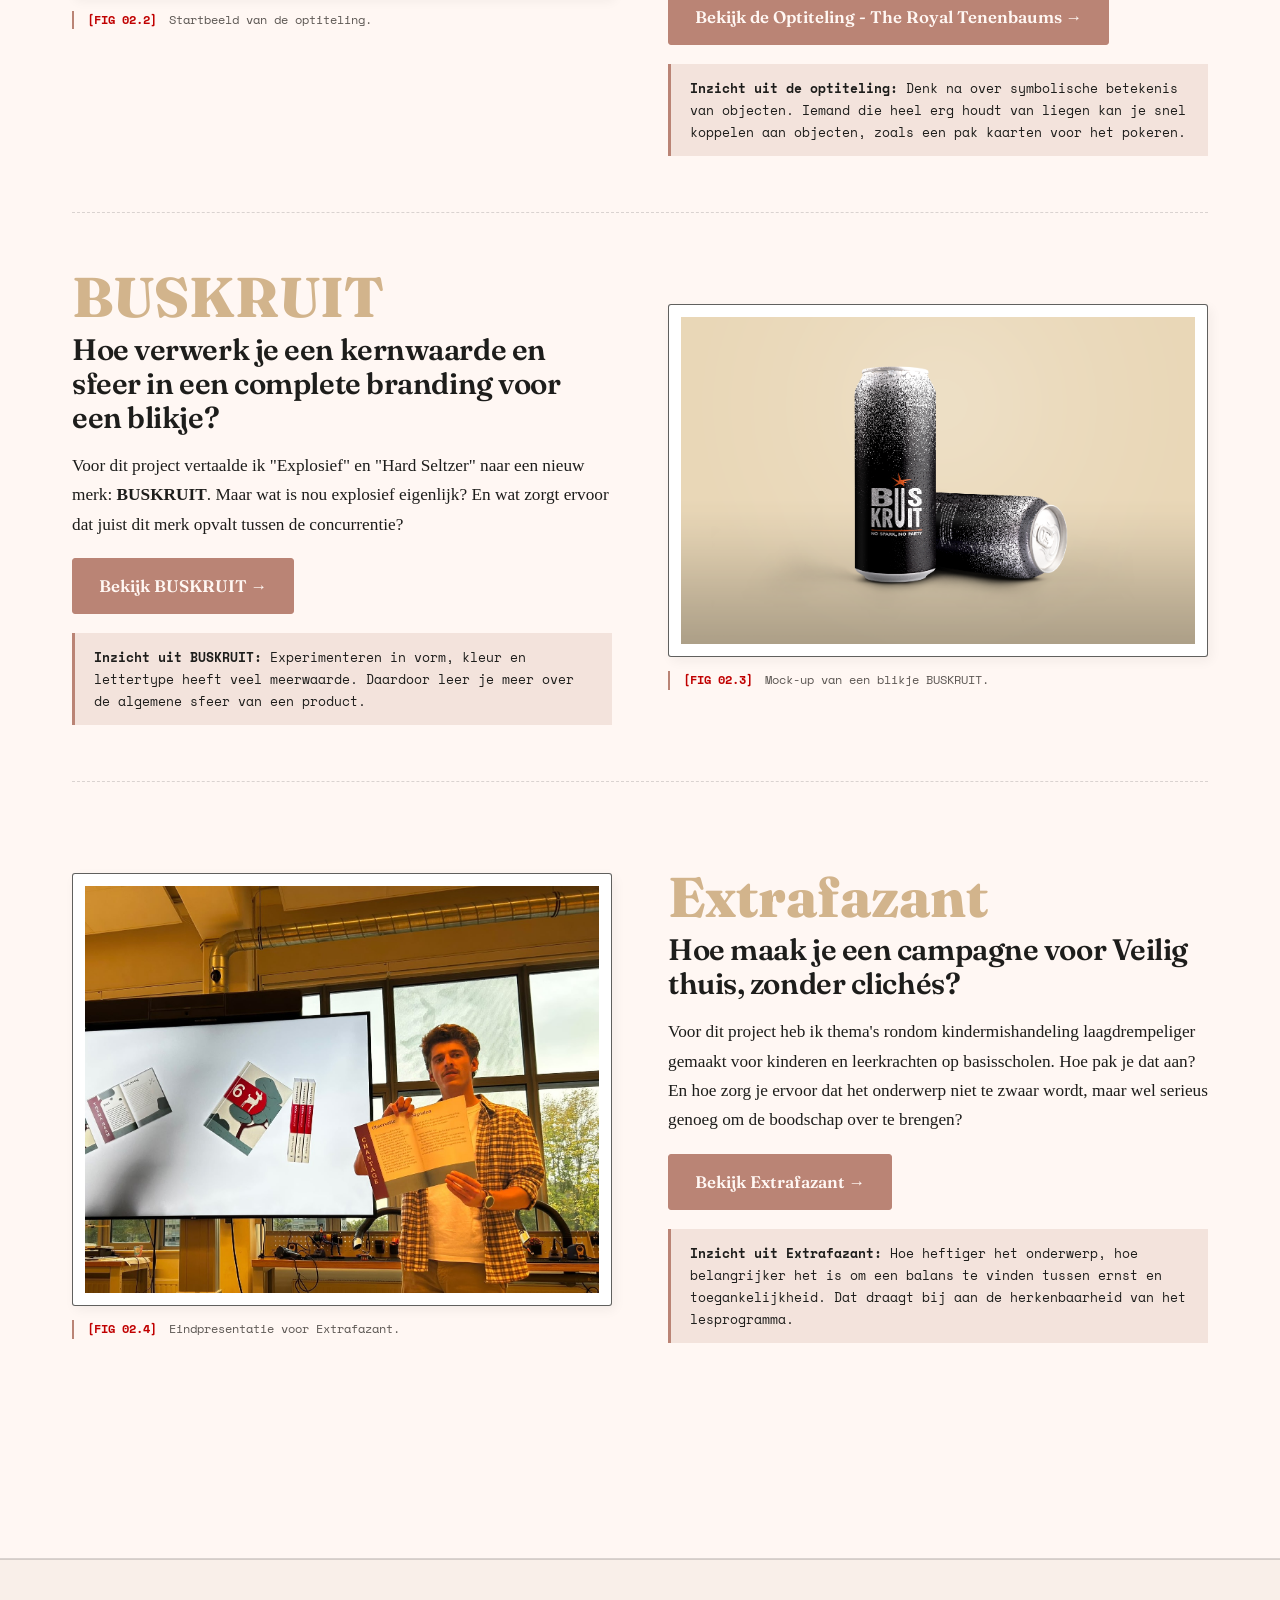
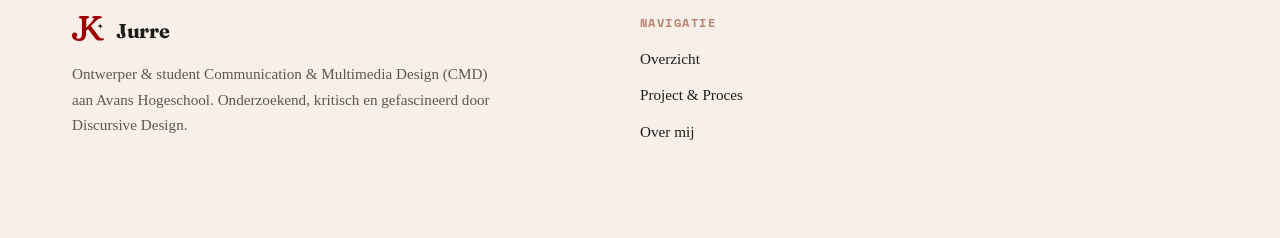
<file: werk.html>
<!DOCTYPE html>
<html lang="nl">

<head>
  <meta charset="UTF-8">
  <meta name="viewport" content="width=device-width, initial-scale=1.0">
  <title>Projecten</title>
  <meta name="description"
    content="Gedetailleerd ontwerpproces en casestudy van Jurre (CMD Avans). Van vooronderzoek en schetsen tot tastbaar prototype en discursieve dialoog.">
  <link rel="stylesheet" href="css/style.css">
  <link rel="icon" type="image/svg+xml" href="img/Logo.svg">
</head>

<body>

  <!-- Site Header -->
  <header class="site-header">
    <div class="container header-inner">
      <a href="index.html" class="logo-link" title="Jurre — Home">
        <img src="img/Logo.svg" alt="Jurre Monogram Logo" width="44" height="40">
      </a>

      <button class="menu-toggle" aria-expanded="false" aria-label="Menu openen">Menu</button>

      <nav class="main-nav" aria-label="Hoofdnavigatie">
        <ul class="nav-list">
          <li><a href="index.html" class="nav-link">Overzicht <span class="nav-star">★</span></a></li>
          <li><a href="werk.html" class="nav-link active">Projecten <span class="nav-star">★</span></a></li>
          <li><a href="over-mij.html" class="nav-link">Over mij <span class="nav-star">★</span></a></li>
        </ul>
      </nav>
    </div>
  </header>

  <main>
    <!-- Casestudy Introductie Header -->
    <section class="case-study-hero">
      <div class="container">


        <h1>Projecten</h1>

        <p class="lead">
          In dit portfolio is een selectie te zien van mijn favoriete werken. Met trots deel ik deze met de rest van de
          wereld!
        </p>

      </div>
    </section>

    <!-- Het Ontwerpproces in 4 Stappen -->
    <section class="section" style="padding-top: 2rem;">
      <div class="container">

        <div class="process-steps">

          <!-- FASE 01: Onderzoek & Veldwerk -->
          <article class="process-step">
            <div class="step-text">
              <div class="step-num"><a href="wekker.html">Onder Spanning</a></div>
              <h2 class="step-title">Waarom is er in een wereld vol spanning maar zo weinig ontspanning?</h2>
              <div class="step-body">
                <p>
                  Tijd is overal aanwezig, maar de druk die ermee gepaard gaat blijft vaak onzichtbaar. We leven volgens schema's, deadlines en wekkers, waardoor haast en efficiëntie bijna vanzelfsprekend zijn geworden. <strong>Onder Spanning</strong> maakt deze onzichtbare druk tastbaar door een vertrouwd object te veranderen in een fysieke confrontatie. Het ontwerp nodigt de gebruiker uit om stil te staan bij onze omgang met tijd en bij de vraag of we altijd maar sneller, efficiënter en productiever moeten zijn.
                </p>
                <a href="wekker.html" class="btn btn-primary">
                  Bekijk "Onder Spanning" →
                </a>
                <div class="step-takeaway">
                  <strong>Inzicht uit Onder Spanning:</strong> Omarm ideeën die in eerste instantie wellicht wat
                  "vreemd" lijken. Dat levert de leukste resultaten op.
                </div>
              </div>
            </div>

            <div class="step-visual">
              <figure class="editorial-figure">
                <div class="figure-frame">
                  <a href=wekker.html><img src="img/werken/Wekker.jpeg" alt="Onder Spanning" loading="lazy"></a>
                </div>
                <figcaption class="editorial-caption">
                  <span class="caption-num">[FIG 02.1]</span>
                  <span>Foto van het eindobject.</span>
                </figcaption>
              </figure>
            </div>
          </article>

          <article class="process-step reverse">
            <div class="step-text">
              <div class="step-num"><a href="optiteling.html">Optiteling - The Royal Tenenbaums</a></div>
              <h2 class="step-title">Hoe vertaal je een film van 1 uur en 49 minuten naar een optiteling van maar 30 seconden?</h2>
              <div class="step-body">
                <p>
                  Voor dit project transformeerde ik de complexe dynamiek van het hoofdkarakter Royal naar een dynamische titelsequentie in Adobe Premiere Pro. Een enkel dominosteentje zet een meeslepende kettingreactie in gang langs verschillende spellen, die symbool staan voor competitie, strategie en familieverhoudingen. Bekijk het project en ontdek hoe visuele symboliek en strakke montage samenkomen in deze unieke optiteling!
                </p>
                <a href="optiteling.html" class="btn btn-primary">
                  Bekijk de Optiteling - The Royal Tenenbaums →
                </a>
                <div class="step-takeaway">
                  <strong>Inzicht uit de optiteling:</strong> Denk na over symbolische betekenis van objecten. Iemand die heel erg houdt van liegen kan je snel koppelen aan objecten, zoals een pak kaarten voor het pokeren.
                </div>
              </div>
            </div>

            <div class="step-visual">
              <figure class="editorial-figure">
                <div class="figure-frame">
                  <img src="img/werken/Optiteling.jpg" alt="Optiteling Title Card" loading="lazy">
                </div>
                <figcaption class="editorial-caption">
                  <span class="caption-num">[FIG 02.2]</span>
                  <span>Startbeeld van de optiteling.</span>
                </figcaption>
              </figure>
            </div>
          </article>

          <article class="process-step">
            <div class="step-text">
              <div class="step-num"><a href="buskruit.html">BUSKRUIT</a></div>
              <h2 class="step-title">Hoe verwerk je een kernwaarde en sfeer in een complete branding voor een blikje?</h2>
              <div class="step-body">
                <p>
                  Voor dit project vertaalde ik "Explosief" en "Hard Seltzer" naar een nieuw merk: <strong>BUSKRUIT</strong>. Maar wat is nou explosief eigenlijk? En wat zorgt ervoor dat juist dit merk opvalt tussen de concurrentie?
                </p>
                <a href="buskruit.html" class="btn btn-primary">
                  Bekijk BUSKRUIT →
                </a>
                <div class="step-takeaway">
                  <strong>Inzicht uit BUSKRUIT:</strong> Experimenteren in vorm, kleur en lettertype heeft veel meerwaarde. Daardoor leer je meer over de algemene sfeer van een product.
                </div>
              </div>
            </div>

            <div class="step-visual">
              <figure class="editorial-figure">
                <div class="figure-frame">
                  <!-- VERVANG MET JOUW EIGEN PROTOTYPEFOTO: img/prototype-stap3.jpg -->
                  <img src="img/werken/Blikje mock-up.png" alt="Label Blikje BUSKRUIT" loading="lazy">
                </div>
                <figcaption class="editorial-caption">
                  <span class="caption-num">[FIG 02.3]</span>
                  <span>Mock-up van een blikje BUSKRUIT.</span>
                </figcaption>
              </figure>
            </div>
          </article>

          <!-- FASE 04: Verwondering & Reflectie -->
          <article class="process-step reverse">
            <div class="step-text">
              <div class="step-num">Extrafazant</div>
              <h2 class="step-title">Hoe maak je een campagne voor Veilig thuis, zonder clichés?</h2>
              <div class="step-body">
                <p>
                  Voor dit project heb ik thema's rondom kindermishandeling laagdrempeliger gemaakt voor kinderen en leerkrachten op basisscholen. Hoe pak je dat aan? En hoe zorg je ervoor dat het onderwerp niet te zwaar wordt, maar wel serieus genoeg om de boodschap over te brengen? 
                </p>
                <a href="extrafazant.html" class="btn btn-primary">
                  Bekijk Extrafazant →
                </a>
                <div class="step-takeaway">
                  <strong>Inzicht uit Extrafazant:</strong> Hoe heftiger het onderwerp, hoe belangrijker het is om een balans te vinden tussen ernst en toegankelijkheid. Dat draagt bij aan de herkenbaarheid van het lesprogramma.
                </div>
              </div>
            </div>

            <div class="step-visual">
              <figure class="editorial-figure">
                <div class="figure-frame">
                  <img src="img/werken/Collectief5_presenteren2.jpeg" alt="Presenteren" loading="lazy">
                </div>
                <figcaption class="editorial-caption">
                  <span class="caption-num">[FIG 02.4]</span>
                  <span>Eindpresentatie voor Extrafazant.</span>
                </figcaption>
              </figure>
            </div>
          </article>

        </div>

      </div>
    </section>

    <!-- Navigatie naar volgende actie -->

  </main>

  <!-- Site Footer -->
  <footer class="site-footer">
    <div class="container">
      <div class="footer-grid">
        <div class="footer-brand">
          <div style="display:flex; align-items:center; gap:0.75rem; margin-bottom:1rem;">
            <img src="img/Logo.svg" alt="Logo" width="32" height="30">
            <span class="font-display" style="font-size:1.25rem; font-weight:700;">Jurre</span>
          </div>
          <p>
            Ontwerper &amp; student Communication &amp; Multimedia Design (CMD) aan Avans Hogeschool. Onderzoekend,
            kritisch en gefascineerd door Discursive Design.
          </p>
        </div>

        <div>
          <h4 class="footer-nav-title">Navigatie</h4>
          <ul class="footer-links">
            <li><a href="index.html">Overzicht</a></li>
            <li><a href="werk.html">Project &amp; Proces</a></li>
            <li><a href="over-mij.html">Over mij</a></li>
          </ul>
        </div>
      </div>
  </footer>

  <script src="js/main.js"></script>
</body>

</html>
</file>
<file: css/style.css>
/* ==========================================================================
   JURRE — PORTFOLIO & DISCURSIVE DESIGN
   Avans CMD Leerjaar 2 | Collectief
   Kleurenpalet: Natural Palette (#FFF7F3, #1D1D1B, #C00000, #BA8475, #D2B48C)
   Typografie: Fraunces (New Kansas spirit) & Calisto MT / Georgia
   ========================================================================== */

/* --- Import Google Fonts: Fraunces & Space Mono --- */
@import url('https://fonts.googleapis.com/css2?family=Fraunces:ital,opsz,wght@0,9..144,300..800;1,9..144,300..800&family=Space+Mono:ital,wght@0,400;0,700;1,400&display=swap');

:root {
  --bg: #FFF7F3;
  --bg-subtle: #F9EFE9;
  --bg-card: #FFFFFF;
  --ink: #1D1D1B;
  --ink-muted: #5C5753;
  --ink-light: #8E8781;
  --red: #C00000;
  --red-hover: #9E0000;
  --clay: #BA8475;
  --clay-soft: rgba(186, 132, 117, 0.18);
  --sand: #D2B48C;
  --sand-soft: rgba(210, 180, 140, 0.22);
  --border: rgba(29, 29, 27, 0.16);
  --border-strong: rgba(29, 29, 27, 0.7);

  --font-display: 'Fraunces', 'New Kansas', 'Calisto MT', Georgia, serif;
  --font-body: 'Calisto MT', Georgia, 'Source Serif 4', serif;
  --font-mono: 'Space Mono', 'Courier New', monospace;
  --font-sans: -apple-system, BlinkMacSystemFont, 'Segoe UI', Roboto, Helvetica, Arial, sans-serif;

  --container-max: 1200px;
  --container-narrow: 840px;
  --radius-sm: 3px;
  --transition: all 0.22s ease-in-out;
}

/* --- Reset & Basis --- */
*, *::before, *::after {
  box-sizing: border-box;
  margin: 0;
  padding: 0;
}

html {
  font-size: 16px;
  scroll-behavior: smooth;
  background-color: var(--bg);
  color: var(--ink);
}

body {
  font-family: var(--font-body);
  line-height: 1.68;
  background-color: var(--bg);
  color: var(--ink);
  -webkit-font-smoothing: antialiased;
  min-height: 100vh;
  display: flex;
  flex-direction: column;
  position: relative;
}

/* Subtiele tastbare papierkorrel overlay */
body::before {
  content: "";
  position: fixed;
  top: 0;
  left: 0;
  width: 100vw;
  height: 100vh;
  pointer-events: none;
  opacity: 0.025;
  background-image: radial-gradient(#1D1D1B 1px, transparent 1px);
  background-size: 4px 4px;
  z-index: 9999;
}

img, svg {
  max-width: 100%;
  height: auto;
  display: block;
}

a {
  color: inherit;
  text-decoration: none;
  transition: var(--transition);
}

/* --- Typografie Utility --- */
h1, h2, h3, h4, .font-display {
  font-family: var(--font-display);
  font-weight: 600;
  line-height: 1.15;
  color: var(--ink);
  letter-spacing: -0.015em;
}

h1 {
  font-size: clamp(2.4rem, 5.2vw, 4.4rem);
  font-weight: 700;
  margin-bottom: 1.5rem;
}

h2 {
  font-size: clamp(1.8rem, 3.6vw, 2.75rem);
  margin-bottom: 1.2rem;
}

h3 {
  font-size: clamp(1.35rem, 2.2vw, 1.8rem);
  margin-bottom: 0.75rem;
}

p {
  font-size: 1.08rem;
  margin-bottom: 1.25rem;
  color: var(--ink);
}

p.lead {
  font-size: clamp(1.2rem, 2vw, 1.45rem);
  line-height: 1.55;
  font-family: var(--font-body);
  color: var(--ink);
  font-style: normal;
  border-left: 3px solid var(--red);
  padding-left: 1.25rem;
  margin-bottom: 2rem;
}

.mono-meta {
  font-family: var(--font-mono);
  font-size: 0.78rem;
  text-transform: uppercase;
  letter-spacing: 0.12em;
  color: var(--clay);
  display: inline-block;
  margin-bottom: 0.5rem;
}

.tag {
  display: inline-flex;
  align-items: center;
  gap: 0.35rem;
  font-family: var(--font-mono);
  font-size: 0.72rem;
  letter-spacing: 0.08em;
  text-transform: uppercase;
  padding: 0.22rem 0.65rem;
  background-color: var(--bg-subtle);
  border: 1px solid var(--border);
  color: var(--ink-muted);
  border-radius: var(--radius-sm);
}

.tag.accent {
  background-color: var(--clay-soft);
  border-color: var(--clay);
  color: var(--ink);
}

.tag.red {
  background-color: rgba(192, 0, 0, 0.08);
  border-color: var(--red);
  color: var(--red);
}

/* --- Container & Layout --- */
.container {
  width: 100%;
  max-width: var(--container-max);
  margin: 0 auto;
  padding: 0 2rem;
}

.container-narrow {
  width: 100%;
  max-width: var(--container-narrow);
  margin: 0 auto;
  padding: 0 2rem;
}

/* --- Header & Navigatie --- */
.site-header {
  border-bottom: 1px solid var(--border);
  background-color: var(--bg);
  position: sticky;
  top: 0;
  z-index: 100;
  backdrop-filter: blur(8px);
}

.header-inner {
  display: flex;
  align-items: center;
  justify-content: space-between;
  padding: 1.2rem 0;
}

.logo-link {
  display: flex;
  align-items: center;
  gap: 1rem;
}

.logo-link img, .logo-link svg {
  height: 46px;
  width: auto;
  transition: transform 0.25s ease;
}

.logo-link:hover img {
  transform: rotate(-3deg) scale(1.05);
}

.logo-text {
  display: flex;
  flex-direction: column;
}

.logo-name {
  font-family: var(--font-display);
  font-size: 1.4rem;
  font-weight: 700;
  line-height: 1;
  color: var(--ink);
}

.logo-sub {
  font-family: var(--font-mono);
  font-size: 0.7rem;
  letter-spacing: 0.1em;
  text-transform: uppercase;
  color: var(--clay);
  margin-top: 0.2rem;
}

.main-nav {
  display: flex;
  align-items: center;
  gap: 2.2rem;
}

.nav-list {
  display: flex;
  list-style: none;
  gap: 2rem;
  align-items: center;
}

.nav-link {
  font-family: var(--font-display);
  font-size: 1.05rem;
  font-weight: 500;
  color: var(--ink);
  position: relative;
  padding: 0.3rem 0;
}

.nav-link::after {
  content: "";
  position: absolute;
  bottom: 0;
  left: 0;
  width: 0%;
  height: 2px;
  background-color: var(--red);
  transition: width 0.25s ease;
}

.nav-link:hover {
  color: var(--red);
}

.nav-link:hover::after,
.nav-link.active::after {
  width: 100%;
}

.nav-link.active {
  color: var(--red);
  font-weight: 600;
}

/* Navigatie ster icon */
.nav-star {
  display: inline-block;
  color: var(--red);
  margin-left: 0.25rem;
  font-size: 0.8rem;
  opacity: 0;
  transition: opacity 0.2s ease;
}

.nav-link.active .nav-star,
.nav-link:hover .nav-star {
  opacity: 1;
}

/* Mobiele menuknop */
.menu-toggle {
  display: none;
  background: none;
  border: 1px solid var(--border);
  padding: 0.5rem 0.8rem;
  border-radius: var(--radius-sm);
  font-family: var(--font-mono);
  font-size: 0.85rem;
  color: var(--ink);
  cursor: pointer;
}

/* --- Hero Section --- */
.hero {
  padding: 5rem 0 3.5rem;
  border-bottom: 1px solid var(--border);
  position: relative;
  overflow: hidden;
}

.hero-meta {
  display: flex;
  align-items: center;
  gap: 1.5rem;
  margin-bottom: 1.5rem;
}

.hero-title {
  max-width: 960px;
  margin-bottom: 1.8rem;
}

.hero-title .highlight-red {
  color: var(--red);
  font-style: italic;
  font-weight: 500;
}

.hero-description {
  font-size: clamp(1.15rem, 1.8vw, 1.35rem);
  max-width: 760px;
  color: var(--ink-muted);
  line-height: 1.65;
  margin-bottom: 2.2rem;
}

.hero-layout {
  display: grid;
  grid-template-columns: 1.2fr 0.8fr;
  gap: 4rem;
  align-items: center;
}

.hero-content {
  max-width: 700px;
}

.hero-image img {
  width: 100%;
  height: auto;
  display: block;
}

.hero-actions {
  display: flex;
  align-items: center;
  gap: 1.25rem;
  flex-wrap: wrap;
}

/* Knoppen */
.btn {
  display: inline-flex;
  align-items: center;
  gap: 0.6rem;
  font-family: var(--font-display);
  font-size: 1.05rem;
  font-weight: 600;
  padding: 0.8rem 1.6rem;
  border-radius: var(--radius-sm);
  cursor: pointer;
  transition: var(--transition);
  border: 1px solid transparent;
}

.btn-primary {
  background-color: var(--clay);
  color: var(--bg);
  border-color: var(--clay);
}

.btn-primary:hover {
  background-color: var(--red);
  border-color: var(--red);
  color: #FFFFFF;
  transform: translateY(-2px);
}

.btn-outline {
  background-color: transparent;
  color: var(--ink);
  border: 1px solid var(--border-strong);
}

.btn-outline:hover {
  background-color: var(--bg-subtle);
  border-color: var(--ink);
  transform: translateY(-2px);
}

/* --- Discursive Sparkle Element --- */
.sparkle-badge {
  display: inline-flex;
  align-items: center;
  gap: 0.5rem;
  color: var(--red);
  font-family: var(--font-mono);
  font-size: 0.75rem;
  text-transform: uppercase;
  letter-spacing: 0.15em;
}

.sparkle-icon {
  width: 14px;
  height: 14px;
  fill: currentColor;
}

/* --- Section Styling --- */
.section {
  padding: 4.5rem 0;
  border-bottom: 1px solid var(--border);
}

.section-header {
  display: flex;
  justify-content: space-between;
  align-items: flex-end;
  margin-bottom: 2.8rem;
  flex-wrap: wrap;
  gap: 1.5rem;
}

.section-title-wrap {
  max-width: 600px;
}

.section-title {
  margin-bottom: 0.4rem;
}

.section-intro {
  color: var(--ink-muted);
  font-size: 1.05rem;
  margin: 0;
}

/* --- Projects Grid (Home) --- */
/* --- Projects Carousel --- */

.projects-carousel {
  display: grid;
  grid-template-columns: 52px minmax(0, 1fr) 52px;
  align-items: center;
  gap: 1rem;
  width: 100%;
}

.projects-window {
  overflow: hidden;
  width: 100%;
}

.projects-grid {
  display: flex;
  gap: 2.5rem;
  transition: transform 0.45s ease;
  will-change: transform;
}

.projects-grid .project-card {
  flex: 0 0 calc((100% - 5rem) / 3);
  min-width: 0;
}


/* --- Carousel pijlen --- */

.carousel-arrow {
  width: 48px;
  height: 48px;

  display: flex;
  align-items: center;
  justify-content: center;

  border-radius: 50%;
  border: 1px solid var(--border-strong);

  background-color: var(--bg);
  color: var(--ink);

  font-family: var(--font-body);
  font-size: 1.25rem;
  line-height: 1;

  cursor: pointer;
  transition: var(--transition);
}

.carousel-arrow:hover {
  background-color: var(--red);
  border-color: var(--red);
  color: #FFFFFF;
  transform: scale(1.05);
}

.carousel-arrow:disabled {
  opacity: 0.3;
  cursor: default;
  transform: none;
}

.carousel-arrow:disabled:hover {
  background-color: var(--bg);
  border-color: var(--border-strong);
  color: var(--ink);
}

.project-card {
  background-color: var(--bg-card);
  border: 1px solid var(--border);
  border-radius: var(--radius-sm);
  overflow: hidden;
  transition: var(--transition);
  display: flex;
  flex-direction: column;
}

.project-card:hover {
  border-color: var(--ink);
  transform: translateY(-4px);
  box-shadow: 0 10px 24px rgba(29, 29, 27, 0.07);
}

.card-image-wrap {
  position: relative;
  background-color: var(--bg-subtle);
  border-bottom: 1px solid var(--border);
  overflow: hidden;
  aspect-ratio: 4 / 3;
}

.card-image-wrap img {
  width: 100%;
  height: 100%;
  object-fit: cover;
  transition: transform 0.4s ease;
}

.project-card:hover .card-image-wrap img {
  transform: scale(1.02);
}

.card-content {
  padding: 1.8rem;
  display: flex;
  flex-direction: column;
  flex-grow: 1;
}

.card-tags {
  display: flex;
  flex-wrap: wrap;
  gap: 0.4rem;
  margin-bottom: 1rem;
}

.card-title {
  font-size: 1.45rem;
  margin-bottom: 0.65rem;
}

.card-title a {
  color: var(--ink);
}

.card-title a:hover {
  color: var(--red);
}

.card-excerpt {
  color: var(--ink-muted);
  font-size: 0.98rem;
  margin-bottom: 1.5rem;
  flex-grow: 1;
}

.card-footer {
  display: flex;
  align-items: center;
  justify-content: space-between;
  border-top: 1px dashed var(--border);
  padding-top: 1rem;
  font-family: var(--font-mono);
  font-size: 0.8rem;
}

.card-link {
  color: var(--red);
  font-weight: 700;
  display: inline-flex;
  align-items: center;
  gap: 0.3rem;
}

.card-link:hover {
  text-decoration: underline;
  gap: 0.5rem;
}

/* --- Discursive Quote Box --- */
.quote-banner {
  color: var(--red-hover);
  padding: 4rem 3rem;
  border-radius: var(--radius-sm);
  position: relative;
  margin: 4rem 0;
}

.quote-banner blockquote {
  font-family: var(--font-display);
  font-size: clamp(1.4rem, 2.6vw, 2.1rem);
  line-height: 1.4;
  font-style: italic;
  margin-bottom: 1.5rem;
  position: relative;
  z-index: 1;
}

.quote-banner blockquote::before {
  content: "“";
  font-size: 6rem;
  position: absolute;
  top: -2.5rem;
  left: -1.5rem;
  color: var(--clay);
  opacity: 0.25;
  font-family: serif;
}

.quote-banner .quote-author {
  font-family: var(--font-mono);
  font-size: 0.82rem;
  letter-spacing: 0.1em;
  text-transform: uppercase;
  color: var(--red-hover);
}

/* --- Redactionele Fotokader / Figure --- */
.editorial-figure {
  margin: 2.2rem 0;
  position: relative;
}

.figure-frame {
  background-color: var(--bg-card);
  border: 1px solid var(--border-strong);
  padding: 0.75rem;
  border-radius: var(--radius-sm);
  box-shadow: 3px 4px 12px rgba(29, 29, 27, 0.05);
}

.figure-frame img {
  width: 100%;
  display: block;
}

.editorial-caption {
  margin-top: 0.85rem;
  font-family: var(--font-mono);
  font-size: 0.78rem;
  line-height: 1.5;
  color: var(--ink-muted);
  display: flex;
  align-items: flex-start;
  gap: 0.75rem;
  border-left: 2px solid var(--clay);
  padding-left: 0.8rem;
}

.caption-num {
  color: var(--red);
  font-weight: bold;
}

/* Informatiestrip voor placeholder instructies */
.placeholder-notice {
  background-color: var(--bg-subtle);
  border: 1px dashed var(--clay);
  padding: 0.85rem 1.25rem;
  border-radius: var(--radius-sm);
  margin: 1.5rem 0;
  display: flex;
  align-items: center;
  gap: 1rem;
}

.notice-icon {
  font-size: 1.3rem;
  color: var(--red);
  flex-shrink: 0;
}

.notice-text {
  font-family: var(--font-mono);
  font-size: 0.78rem;
  color: var(--ink);
  margin: 0;
}

.notice-text code {
  background-color: rgba(29, 29, 27, 0.06);
  padding: 0.1rem 0.35rem;
  border-radius: 2px;
  font-weight: bold;
  color: var(--red);
}


@media (min-width: 901px) {
  .page-over-mij .bio-layout {
    display: grid !important;
    grid-template-columns: 1.15fr 0.85fr;
    gap: 3.5rem;
    align-items: stretch !important; /* Dwingt beide kolommen tot gelijke hoogte */
  }

  .page-over-mij .bio-main-text {
    display: flex !important;
    flex-direction: column !important;
  }

  .page-over-mij .bio-sidebar {
    display: flex !important;
    flex-direction: column !important;
    height: auto !important; /* Voorkomt dat sticky/height roet in het eten gooit */
  }

  .page-over-mij .bio-main-text .sidebar-box,
  .page-over-mij .bio-sidebar .sidebar-box {
    margin-top: auto !important; /* Duwt beide boxen exact naar de bodem */
  }
}
/* --- Pagina: Over Mij --- */
.bio-layout {

  display: grid;

  grid-template-columns: 1.15fr 0.85fr;

  gap: 3.5rem;

  align-items: start;

}



.bio-main-text {

  font-size: 1.12rem;

  line-height: 1.78;

}



.bio-main-text p {

  margin-bottom: 1.6rem;

}



.bio-sidebar {

  position: sticky;

  top: 6rem;

}



.sidebar-box {

  background-color: var(--bg-card);

  border: 1px solid var(--border);

  padding: 1.8rem;

  border-radius: var(--radius-sm);

  margin-top: 1.8rem;

}



.sidebar-box h4 {

  font-size: 1.15rem;

  margin-bottom: 1rem;

  display: flex;

  align-items: center;

  gap: 0.5rem;

}



.sidebar-list {

  list-style: none;

}



.sidebar-list li {

  font-size: 0.95rem;

  padding: 0.45rem 0;

  border-bottom: 1px solid var(--border);

  display: flex;

  justify-content: space-between;

}



.sidebar-list li:last-child {

  border-bottom: none;

}



.sidebar-list .label {

  font-family: var(--font-mono);

  font-size: 0.75rem;

  text-transform: uppercase;

  color: var(--ink-light);

}

/* Discursive Design Vragen Blok */
.questions-grid {
  display: grid;
  grid-template-columns: repeat(auto-fit, minmax(260px, 1fr));
  gap: 1.5rem;
  margin: 2.5rem 0;
}

.question-card {
  background-color: var(--bg-card);
  border: 1px solid var(--border);
  border-left: 4px solid var(--red);
  padding: 1.5rem;
  border-radius: var(--radius-sm);
}

.question-card .q-mark {
  font-family: var(--font-mono);
  font-size: 0.8rem;
  color: var(--clay);
  text-transform: uppercase;
  margin-bottom: 0.5rem;
  display: block;
}

.question-card h4 {
  font-size: 1.15rem;
  margin-bottom: 0.5rem;
}

.question-card p {
  font-size: 0.95rem;
  color: var(--ink-muted);
  margin: 0;
}

/* --- Pagina: Werk / Casestudy Proces --- */
.case-study-hero {
  padding: 4rem 0 2.5rem;
  border-bottom: 1px solid var(--border);
}

.case-metadata-bar {
  display: flex;
  flex-wrap: wrap;
  gap: 2rem;
  border-top: 1px solid var(--border);
  border-bottom: 1px solid var(--border);
  padding: 1.2rem 0;
  margin: 2rem 0;
  font-family: var(--font-mono);
  font-size: 0.82rem;
}

.meta-item {
  display: flex;
  flex-direction: column;
  gap: 0.2rem;
}

.meta-label {
  color: var(--ink-light);
  text-transform: uppercase;
  font-size: 0.7rem;
}

.meta-value {
  color: var(--ink);
  font-weight: bold;
}

/* Processtappen Layout */
.process-steps {
  position: relative;
  margin: 3.5rem 0;
}

.process-step {
  display: grid;
  grid-template-columns: 1fr 1fr;
  gap: 3.5rem;
  align-items: center;
  padding: 3.5rem 0;
  border-bottom: 1px dashed var(--border);
}

.process-step:last-child {
  border-bottom: none;
}

.process-step.reverse {
  grid-template-columns: 1fr 1fr;
}

.process-step.reverse .step-text {
  order: 2;
}

.process-step.reverse .step-visual {
  order: 1;
}

.step-num {
  font-family: var(--font-display);
  font-size: 3.5rem;
  line-height: 1;
  color: var(--sand);
  font-weight: 800;
  margin-bottom: 0.5rem;
}

.step-title {
  font-size: 1.85rem;
  margin-bottom: 1rem;
}

.step-body p {
  margin-bottom: 1.2rem;
  line-height: 1.7;
}

.step-takeaway {
  background-color: var(--clay-soft);
  border-left: 3px solid var(--clay);
  padding: 0.8rem 1.2rem;
  font-family: var(--font-mono);
  font-size: 0.82rem;
  color: var(--ink);
  margin-top: 1.2rem;
}

/* --- Pagina: Contact --- */
.contact-layout {
  display: grid;
  grid-template-columns: 1fr 1.15fr;
  gap: 4rem;
  align-items: start;
}

.contact-info-list {
  list-style: none;
  margin: 2rem 0;
}

.contact-info-list li {
  margin-bottom: 1.5rem;
}

.contact-info-list .info-label {
  font-family: var(--font-mono);
  font-size: 0.75rem;
  text-transform: uppercase;
  letter-spacing: 0.1em;
  color: var(--clay);
  display: block;
  margin-bottom: 0.25rem;
}

.contact-info-list .info-val {
  font-size: 1.25rem;
  font-family: var(--font-display);
  font-weight: 600;
  color: var(--ink);
}

.contact-info-list .info-val a:hover {
  color: var(--red);
}

/* Contact Formulier */
.contact-card {
  background-color: var(--bg-card);
  border: 1px solid var(--border-strong);
  padding: 2.5rem;
  border-radius: var(--radius-sm);
  box-shadow: 4px 6px 16px rgba(29, 29, 27, 0.05);
}

.form-group {
  margin-bottom: 1.6rem;
}

.form-label {
  display: block;
  font-family: var(--font-mono);
  font-size: 0.8rem;
  text-transform: uppercase;
  letter-spacing: 0.08em;
  margin-bottom: 0.5rem;
  color: var(--ink);
  font-weight: bold;
}

.form-input, .form-textarea {
  width: 100%;
  padding: 0.85rem 1rem;
  font-family: var(--font-body);
  font-size: 1.05rem;
  background-color: var(--bg);
  border: 1px solid var(--border);
  border-radius: var(--radius-sm);
  color: var(--ink);
  transition: var(--transition);
}

.form-input:focus, .form-textarea:focus {
  outline: none;
  border-color: var(--red);
  background-color: #FFFFFF;
  box-shadow: 0 0 0 3px rgba(192, 0, 0, 0.12);
}

.form-textarea {
  resize: vertical;
  min-height: 140px;
}

.form-note {
  font-family: var(--font-mono);
  font-size: 0.72rem;
  color: var(--ink-light);
  margin-top: 0.35rem;
}

/* --- Footer --- */
.site-footer {
  margin-top: auto;
  border-top: 1px solid var(--border);
  background-color: var(--bg-subtle);
  padding: 3.5rem 0 2rem;
}

.footer-grid {
  display: grid;
  grid-template-columns: 2fr 1fr 1fr;
  gap: 3rem;
  margin-bottom: 3rem;
}

.footer-brand p {
  max-width: 420px;
  color: var(--ink-muted);
  font-size: 0.95rem;
}

.footer-nav-title {
  font-family: var(--font-mono);
  font-size: 0.75rem;
  text-transform: uppercase;
  letter-spacing: 0.12em;
  color: var(--clay);
  margin-bottom: 1rem;
}

.footer-links {
  list-style: none;
}

.footer-links li {
  margin-bottom: 0.6rem;
}

.footer-links a {
  font-size: 0.95rem;
  color: var(--ink);
}

.footer-links a:hover {
  color: var(--red);
  padding-left: 4px;
}

.footer-bottom {
  border-top: 1px solid var(--border);
  padding-top: 1.8rem;
  display: flex;
  justify-content: space-between;
  align-items: center;
  font-family: var(--font-mono);
  font-size: 0.75rem;
  color: var(--ink-light);
  flex-wrap: wrap;
  gap: 1rem;
}

/* --- Responsiviteit --- */
@media (max-width: 900px) {
  .bio-layout,
  .process-step,
  .process-step.reverse,
  .contact-layout {
    grid-template-columns: 1fr;
    gap: 2.5rem;
  }

  .process-step.reverse .step-text {
    order: 1;
  }

  .process-step.reverse .step-visual {
    order: 2;
  }

  .footer-grid {
    grid-template-columns: 1fr;
    gap: 2rem;
  }

  .hero {
    padding: 3.5rem 0 2.5rem;
  }
  @media (max-width: 900px) {
  .projects-grid .project-card {
    flex: 0 0 calc((100% - 2.5rem) / 2);
  }

  .projects-carousel {
    grid-template-columns: 46px minmax(0, 1fr) 46px;
  }

  .carousel-arrow {
    width: 44px;
    height: 44px;
  }
}
}

@media (max-width: 768px) {
  .menu-toggle {
    display: block;
  }

  .main-nav {
    position: absolute;
    top: 100%;
    left: 0;
    width: 100%;
    background-color: var(--bg);
    border-bottom: 1px solid var(--border);
    padding: 1.5rem 2rem;
    flex-direction: column;
    align-items: flex-start;
    gap: 1rem;
    display: none;
    box-shadow: 0 8px 20px rgba(0,0,0,0.08);
  }

  .main-nav.active {
    display: flex;
  }

  .nav-list {
    flex-direction: column;
    align-items: flex-start;
    gap: 1.2rem;
    width: 100%;
  }

  .nav-link {
    font-size: 1.2rem;
  }
.projects-carousel {
  grid-template-columns: 42px minmax(0, 1fr) 42px;
  gap: 0.6rem;
}

.projects-grid {
  gap: 1.5rem;
}

.projects-grid .project-card {
  flex: 0 0 100%;
}

.carousel-arrow {
  width: 40px;
  height: 40px;
  font-size: 1rem;
}

    .hero-layout {
    grid-template-columns: 1fr;
    gap: 2rem;
  }

  .hero-image {
    order: -1;
  }
}
</file>
